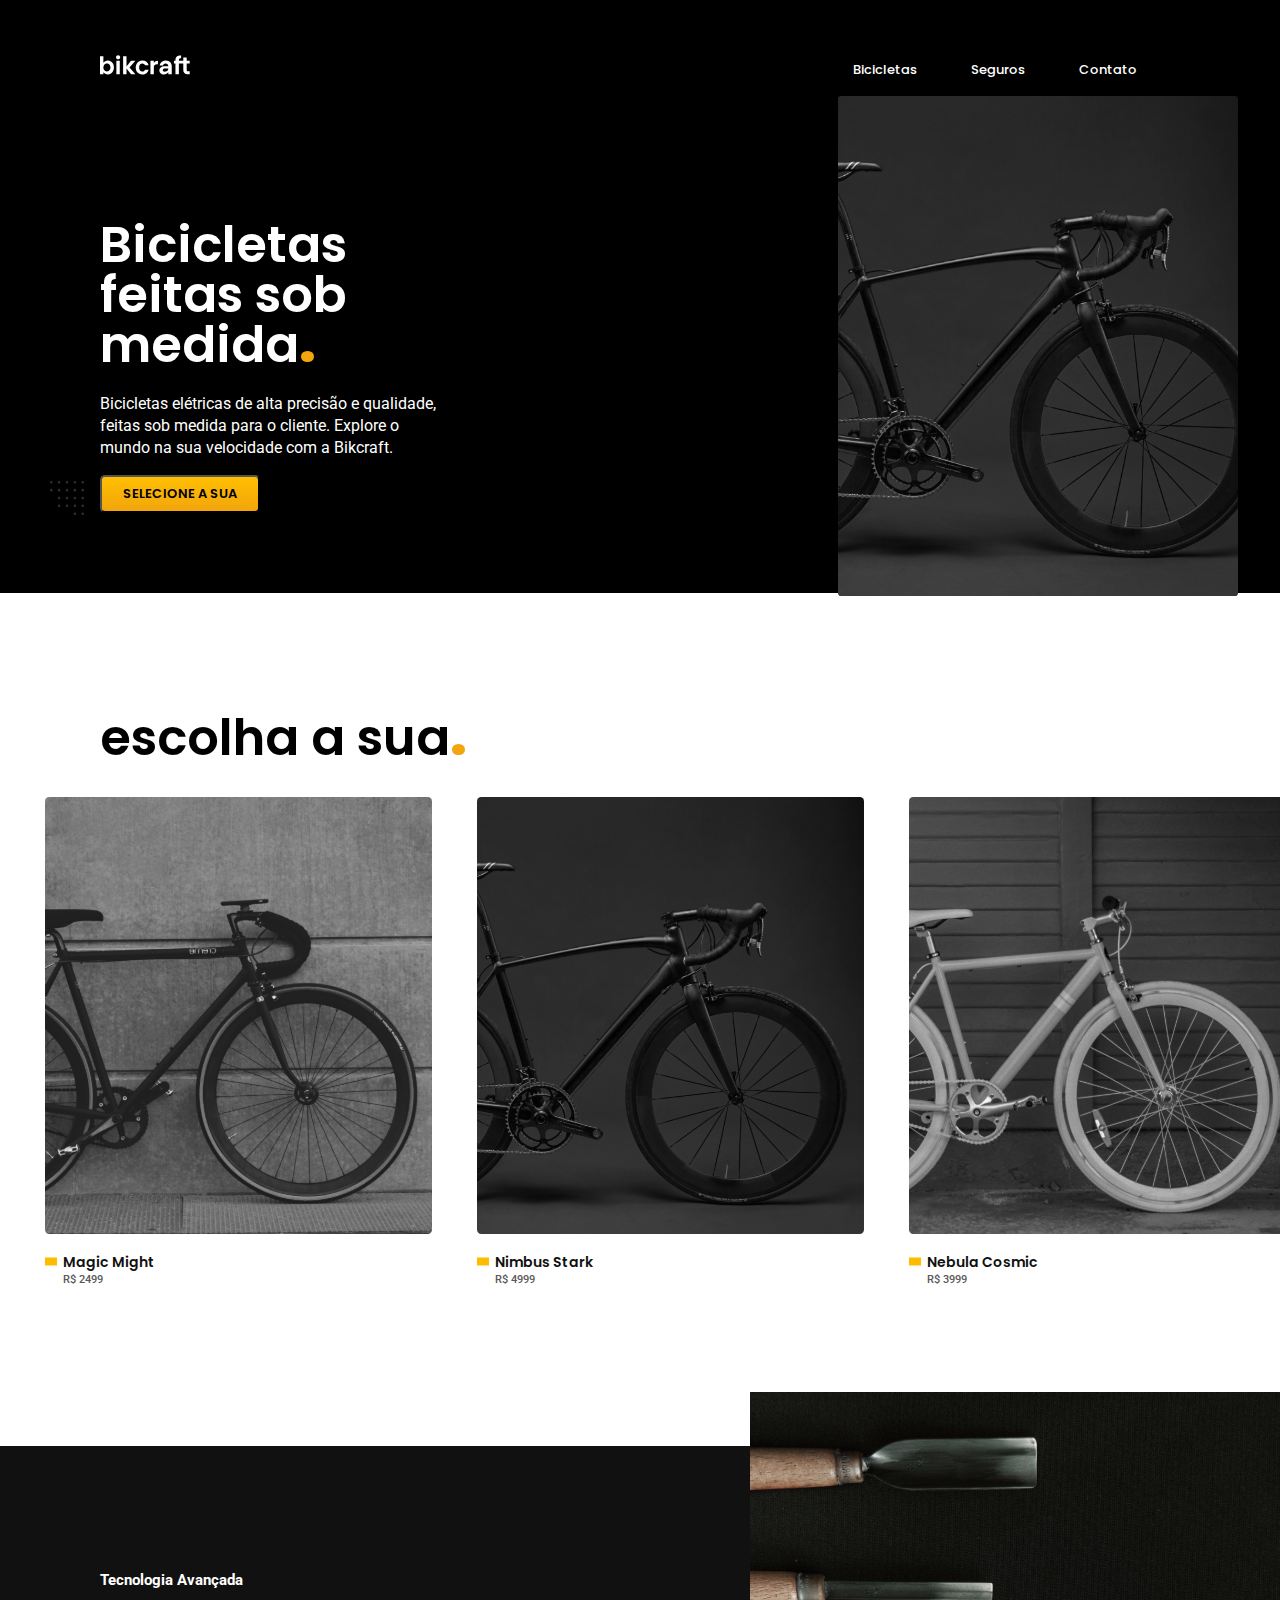
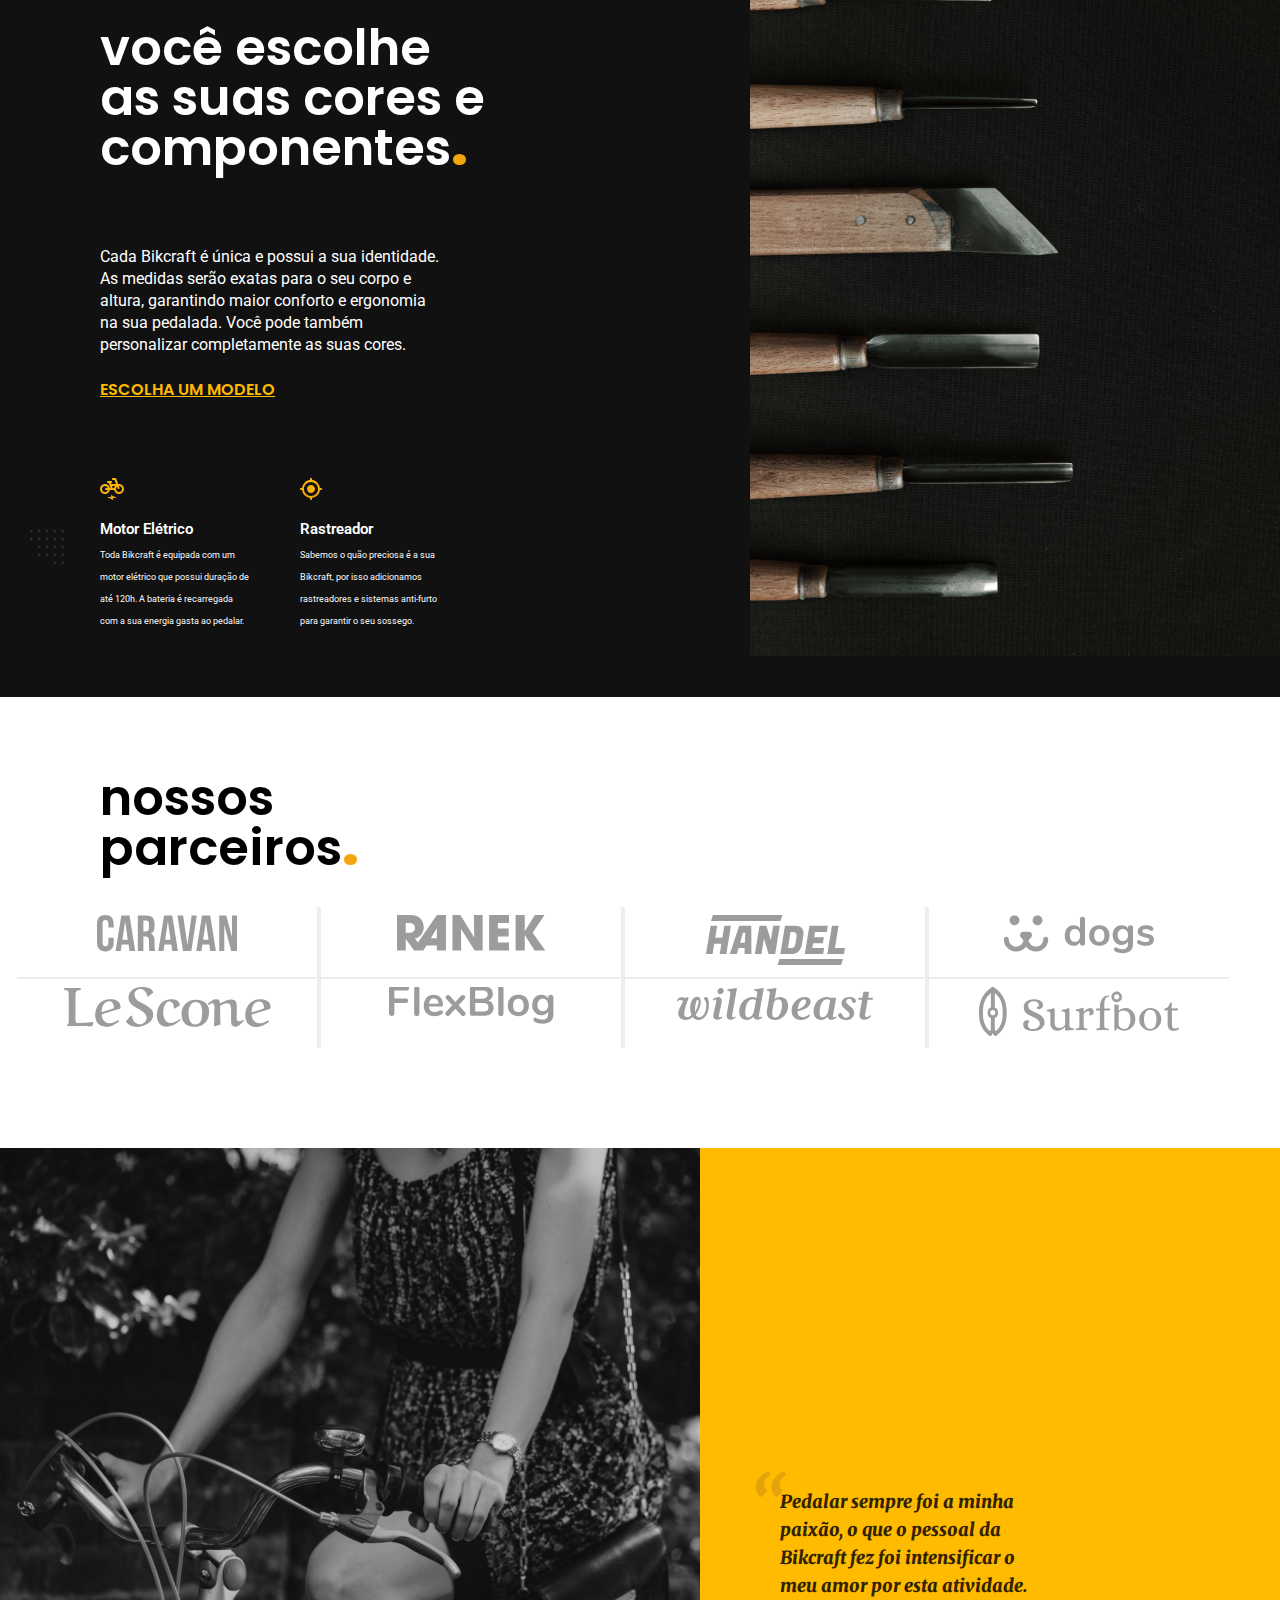
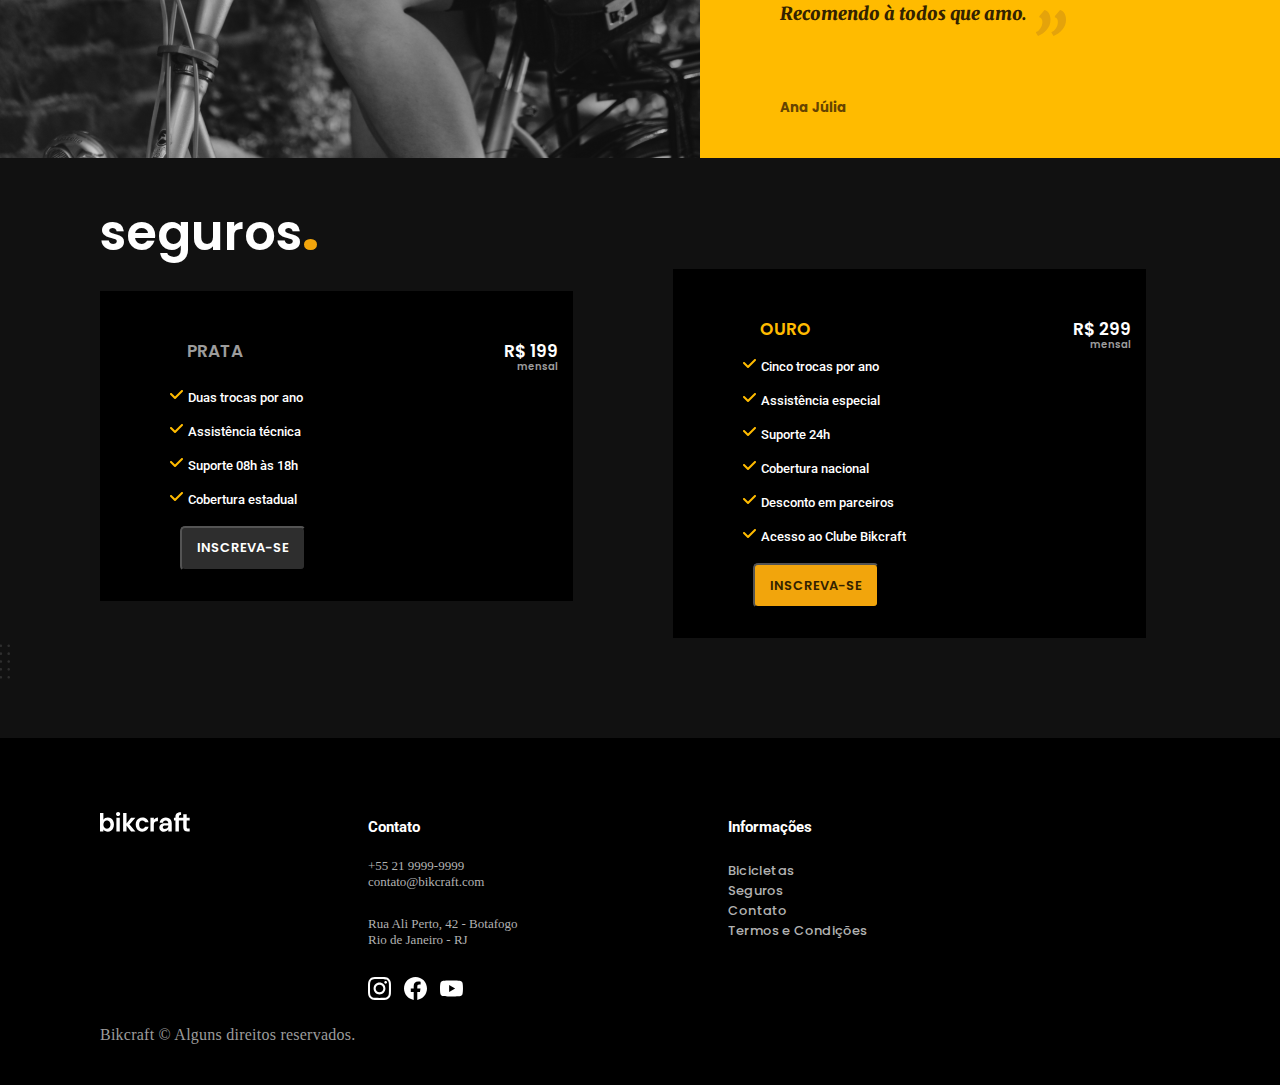
<file: Task3/index.html>
<!DOCTYPE html>
<html lang="en">
<head>
    <meta charset="UTF-8">
    <meta http-equiv="X-UA-Compatible" content="IE=edge">
    <meta name="viewport" content="width=device-width, initial-scale=1.0">
    <title>Task3Website</title>
    <link rel="stylesheet" href="style.css">
    <link href='https://fonts.googleapis.com/css?family=Poppins' rel='stylesheet'>
    <link href='https://fonts.googleapis.com/css?family=Roboto' rel='stylesheet'>
    <link href='https://fonts.googleapis.com/css?family=Merriweather' rel='stylesheet'>
</head>
<body>
    <div class="container">
        
        <section class="navbar">
            <img src="../Task3/images/logo.svg" alt="">
            <ul>
             <li><a href="page2.html">Bicicletas</a></li>
             <li><a href="">Seguros</a></li>
             <li><a href="">Contato</a></li>
            </ul>
          
        </section>
        <section class="intro">
               
            <div class="leftsection">
                <h1 class="heading">Bicicletas feitas
                    sob medida<strong>.</strong></h1>
                <p class="paragraph">Bicicletas elétricas de alta precisão e qualidade, 
                      feitas sob medida para o cliente. Explore o 
                       mundo na sua velocidade com a Bikcraft.</p>
                  <input type="button" value="SELECIONE A SUA" class="btn">
                  <img src="../Task3/images/stars.svg" alt=""> 
                  </div>
                  <div class="rightsection">
                    <img src="../Task3/images/img-intro.svg" alt="">
                    

                  </div>
                  
        </section>
             <section>
            <h1 class="heading black">escolha a sua<strong>.</strong></h1>
            <div class="cycleimages">
             <div class="bigcycle-image">
                <img src="../Task3/images/cycle1.svg" alt="" id="imageone">
                
                <div class="cycle-price">
                    <img src="../Task3/images/magic might.svg" alt="">
                    <h3 class="poppins">Magic Might</h3>
                </div>
                    <p>R$ 2499</p>
                    
                
            </div>


            <div class="bigcycle-image">
                
                <img src="../Task3/images/cycle2.svg" alt="" id="imagetwo">
                <div class="cycle-price">
                    <img src="../Task3/images/magic might.svg" alt="">
                    <h3 class="poppins">Nimbus Stark</h3></div>
                    <p>R$ 4999</p>
                    
                
                
            </div>
            <div class="bigcycle-image">
                <img src="../Task3/images/cycle3.svg" alt="" id="imagethree">
                <div class="cycle-price">
                    <img src="../Task3/images/magic might.svg" alt="">
                    <h3 class="poppins">Nebula Cosmic</h3></div>
                    <p>R$ 3999</p>
                    
                
                
            </div>
        </section>
        <section class="technologies">
            <div class="technologiesleftsec">
                <h5>Tecnologia Avançada</h5>
                <h1 class="heading">você escolhe as 
                     suas cores e
                     componentes<strong>.</strong></h1>
                     <p class="paragraph white">Cada Bikcraft é única e possui a sua identidade. 
                         As medidas serão exatas para o seu corpo e 
                         altura, garantindo maior conforto e ergonomia na 
                          sua pedalada. Você pode também personalizar
                          completamente as suas cores.</p>
                          <a href="">ESCOLHA UM MODELO</a>
                           
                          <div class="parasection">
                          <div class="leftparasection">
                            <img src="../Task3/images/paragraphvec1.svg" alt="">
                            <h5 class="heading font-fam">Motor Elétrico</h5>
                            <p class="paragraph small-paragraph">Toda Bikcraft é equipada com um <br>
                                 motor elétrico que possui duração de <br>
                                  até 120h. A bateria é recarregada <br>
                                   com a sua energia gasta ao pedalar.</p>
                          </div>
                          <div class="rightparasection">
                            <img src="../Task3/images/paragraphvec2.svg" alt="">
                            <h5 class="heading font-fam">Rastreador</h5>
                            <p class="paragraph small-paragraph">Sabemos o quão preciosa é a sua <br>
                                 Bikcraft, por isso adicionamos <br>
                                  rastreadores e sistemas anti-furto <br>
                                   para garantir o seu sossego.</p>
                          </div>
                          </div>
                          <img src="../Task3/images/stars.svg" alt="" class="leftabsoluteimg">



            </div>
            <img src="../Task3/images/technologypic.svg" alt="" class="rightabsoluteimg">

        </section>
        <section class="nossos">
            <h1 class="heading black distance">nossos parceiros<strong>.</strong></h1>
            <div class="nossos-links">
                
                <div class="box" id="box-1"><a href=""><img src="../Task3/images/1.svg" alt=""></a></div>
                <div class="box"><a href=""><img src="../Task3/images/2.svg" alt=""></a></div>
                <div class="box"><a href=""><img src="../Task3/images/3.svg" alt=""></a></div>
                <div class="box" id="box-4"><a href=""><img src="../Task3/images/dogs.svg" alt=""></a></div>
                <!-- <div class="nossos-links second-row"> -->
                   <div class="box" id="box-5"><a href=""> <img src="../Task3/images/6.svg" alt=""></a></div>
                    <div class="box" id="box-6"><a href=""><img src="../Task3/images/7.svg" alt=""></a></div>
                    <div class="box" id="box-7"><a href=""><img src="../Task3/images/8.svg" alt=""></a></div>
                    <div class="box" id="box-8"><a href=""><img src="../Task3/images/5.svg" alt=""> </a></div>
                </div>
            
        </section>
         <section class="baby-pic">
                <img src="../Task3/images/babyimg.svg" alt="">
                <div class="babyrightsection">
                    <img src="../Task3/images/startingdoublecomma.svg" alt="" class="babystartingcoma">
                    <p>Pedalar sempre foi a minha <br>
                         paixão, o que o pessoal da <br>
                          Bikcraft fez foi intensificar o <br>
                          meu amor por esta atividade. <br>
                           Recomendo à todos que amo.</p>
                           <img src="../Task3/images/endingdoublecomma.svg" alt="" class="babyendingcoma">
                           <h5 class="chotaheading">Ana Júlia</h5>
                           
                </div>
            
        </section>
        <section class="seguros">
            <h1 class="heading black white">seguros<strong>.</strong></h1>
        <div class="prata-ouro">
                <div class="box-container">
                <div class="img-paragraph">
                 <h4 class="medium-heading">PRATA <span>R$ 199<small>mensal</small></span></h4>
                 
                 <img src="../Task3/images/tik.svg" alt="">
                 <p class="paragraph small-paragraph medium-paragraph">Duas trocas por ano</p>

                 <img src="../Task3/images/tik.svg" alt="">
                 <p class="paragraph small-paragraph medium-paragraph">Assistência técnica</p>

                 <img src="../Task3/images/tik.svg" alt="">
                 <p class="paragraph small-paragraph medium-paragraph">Suporte 08h às 18h</p>
                 
                 <img src="../Task3/images/tik.svg" alt="">
                 <p class="paragraph small-paragraph medium-paragraph">Cobertura estadual</p>


                </div>
                <input type="button" value="INSCREVA-SE" class="btn btn-black">

                </div>
                

                <div class="box-container" id="box-container">
                    <div class="img-paragraph">
                        <h2 class="medium-heading golden">OURO<span>R$ 299<small>mensal</small></span></h2>
                        
                        <img src="../Task3/images/tik.svg" alt="">
                        <p class="paragraph small-paragraph medium-paragraph">Cinco trocas por ano</p>
       
                        <img src="../Task3/images/tik.svg" alt="">
                        <p class="paragraph small-paragraph medium-paragraph">Assistência especial</p>
       
                        <img src="../Task3/images/tik.svg" alt="">
                        <p class="paragraph small-paragraph medium-paragraph">Suporte 24h</p>
                        
                        <img src="../Task3/images/tik.svg" alt="">
                        <p class="paragraph small-paragraph medium-paragraph">Cobertura nacional</p>

                        <img src="../Task3/images/tik.svg" alt="">
                        <p class="paragraph small-paragraph medium-paragraph">Desconto em parceiros</p>

                        <img src="../Task3/images/tik.svg" alt="">
                        <p class="paragraph small-paragraph medium-paragraph">Acesso ao Clube Bikcraft</p>
       
       
                       </div>

                       <input type="button" value="INSCREVA-SE" class="btn btn-black btn-golden">

                </div>
                <img src="../Task3/images/stars.svg" alt="" class="starss">
        </div>
        </section>
         <section class="footer">
        <div class="parent-footer">
            <div class="footer-logo"><img src="../Task3/images/logo.svg" alt=""> </div>
            <div class="contact-us">
                <h5>Contato</h5>
                <p class="medium-paragraph weight">+55 21 9999-9999 <br>
                    contato@bikcraft.com </p>
                     <hr class="footer-hr">
                   <p class="medium-paragraph weight"> Rua Ali Perto, 42 - Botafogo <br>
                    Rio de Janeiro - RJ</p>
                    <hr class="footer-hr">
                    <div class="footer-links">
                    <img src="../Task3/images/foot1.svg" alt="">
                    <img src="../Task3/images/foot2.svg" alt="">
                    <img src="../Task3/images/foot3.svg" alt=""></div>
            </div> 
            <div class="footer-information leftgap">
                <h5>Informações</h5>
                <ul>
                <li><a href="">Bicicletas</a></li>
                <li><a href="">Seguros</a></li>
                <li><a href="">Contato</a></li>
                <li><a href="">Termos e Condições</a></li>
            </div>
        </div>
        <p class="align">Bikcraft © Alguns direitos reservados.</p>
        </section>
         
        
    </div>
<script src="index.js">
</script>
</body>
</html>
</file>
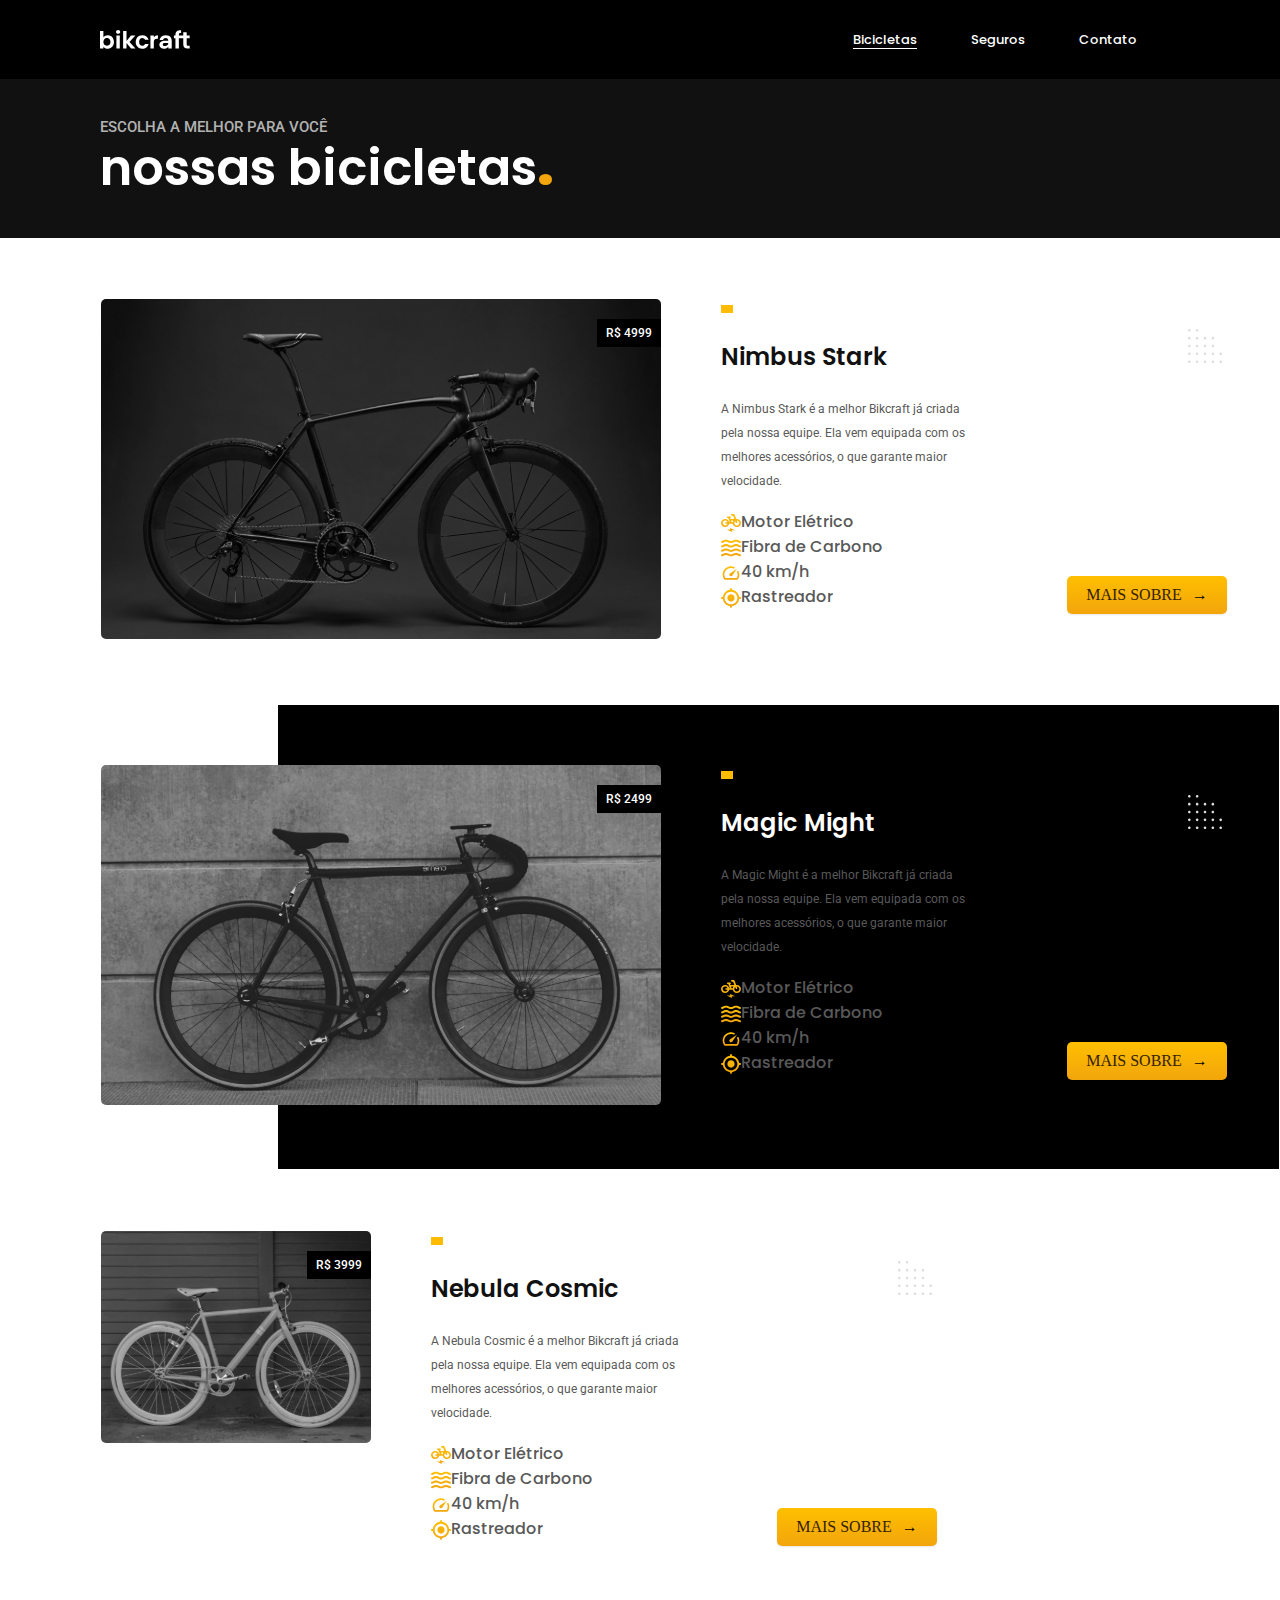
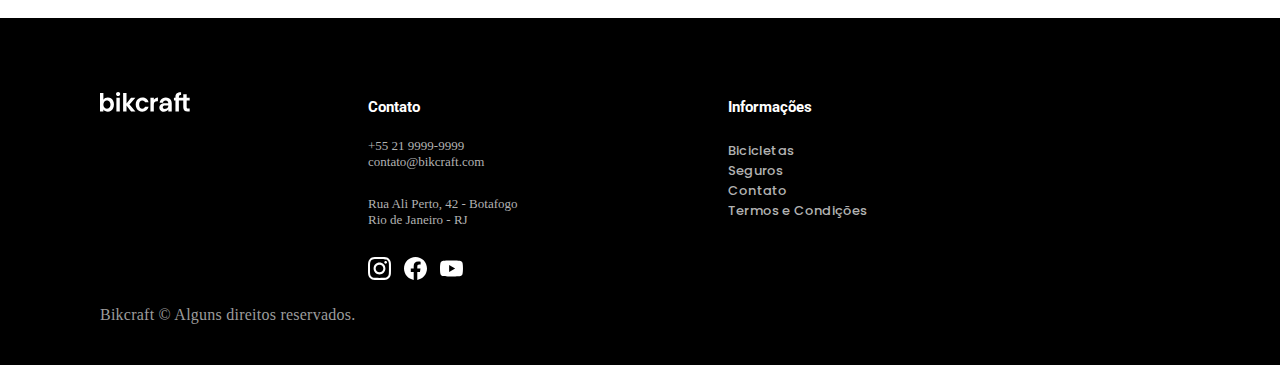
<file: Task3/page2.html>
<!DOCTYPE html>
<html lang="en">
<head>
    <meta charset="UTF-8">
    <meta http-equiv="X-UA-Compatible" content="IE=edge">
    <meta name="viewport" content="width=device-width, initial-scale=1.0">
    <title>page 2</title>
    <link rel="stylesheet" href="style.css">
    <link href='https://fonts.googleapis.com/css?family=Poppins' rel='stylesheet'>
    <link href='https://fonts.googleapis.com/css?family=Roboto' rel='stylesheet'>
    <link href='https://fonts.googleapis.com/css?family=Merriweather' rel='stylesheet'>
</head>
<body>
    <section class="navbar-container">
        <nav class="navbar navbar-two">
            <img src="../Task3/images/logo.svg" alt="">
            <ul>
             <li><a href="page3.html" id="underline">Bicicletas</a></li>
             <li><a href="">Seguros</a></li>
             <li><a href="">Contato</a></li>
            </ul>
          
        </nav>
     </section>
     <section class="banner2">
        <h5>Escolha a melhor para você</h5>
        <h1 class="heading headingpage2">nossas bicicletas<strong>.</strong></h1>
     </section>
     <section class="bodypage2">
        <div class="part1">
            <div class="itmeonepage2">
                <div class="itemimagepage2">
                    <img src="../Task3/images/bicicleta1 1.svg" alt="" >
                    <span>R$ 4999</span>
                </div>
                <div class="itemdetailpage2">
                  <img src="../Task3/images/squareimg.svg" alt="" class="squareimg"> 
                  <h2 class="itemnamepage2">Nimbus Stark</h2>
                  <p class="itemdetailpage2p">A Nimbus Stark é a melhor Bikcraft já criada pela nossa equipe. Ela vem
                     equipada com os melhores acessórios, o que garante maior velocidade.</p> 
                     <ul>
                        <li><img src="../Task3/images/Vector (2).svg" alt="">Motor Elétrico</li>
                        <li><img src="../Task3/images/Vector (3).svg" alt="">Fibra de Carbono</li>
                        <li><img src="../Task3/images/vector5.svg" alt="">40 km/h</li>
                        <li><img src="../Task3/images/Vector (10).svg" alt="">Rastreador</li>
                     </ul>
                     <div class="arrowbtn"><a href="">MAIS SOBRE</a><span>&rarr;</span></div>
                     <div class="starimagepage2">
                        <img src="../Task3/images/stars2.svg" alt="" class="starspage2">
                     </div>
                </div>
            </div>
        </div>
        
        
        <div class="part1 part2">
            <div class="black-background"></div>
            <div class="itmeonepage2">
                <div class="itemimagepage2">
                    <img src="../Task3/images/bicicleta2.svg" alt="" >
                    <span>R$ 2499</span>
                </div>
                <div class="itemdetailpage2">
                  <img src="../Task3/images/squareimg.svg" alt="" class="squareimg"> 
                  <h2 class="itemnamepage2" id="white-heading">Magic Might</h2>
                  <p class="itemdetailpage2p">A Magic Might é a melhor Bikcraft já criada pela nossa equipe.
                     Ela vem equipada com os melhores acessórios, o que garante maior velocidade.</p> 
                     <ul>
                        <li><img src="../Task3/images/Vector (2).svg" alt="">Motor Elétrico</li>
                        <li><img src="../Task3/images/Vector (3).svg" alt="">Fibra de Carbono</li>
                        <li><img src="../Task3/images/vector5.svg" alt="">40 km/h</li>
                        <li><img src="../Task3/images/Vector (10).svg" alt="">Rastreador</li>
                     </ul>
                     <div class="arrowbtn"><a href="">MAIS SOBRE</a><span>&rarr;</span></div>
                     <div class="starimagepage2">
                        <img src="../Task3/images/stars2.svg" alt="" class="starspage2">
                     </div>
                </div>
            </div>
        </div>

        <div class="part1">
            <div class="itmeonepage2">
                <div class="itemimagepage2">
                    <img src="../Task3/images/bicicleta3.svg" alt="" >
                    <span>R$ 3999</span>
                </div>
                <div class="itemdetailpage2">
                  <img src="../Task3/images/squareimg.svg" alt="" class="squareimg"> 
                  <h2 class="itemnamepage2">Nebula Cosmic</h2>
                  <p class="itemdetailpage2p">A Nebula Cosmic é a melhor Bikcraft já criada pela nossa equipe. 
                    Ela vem equipada com os melhores acessórios, o que garante maior velocidade.</p> 
                     <ul>
                        <li><img src="../Task3/images/Vector (2).svg" alt="">Motor Elétrico</li>
                        <li><img src="../Task3/images/Vector (3).svg" alt="">Fibra de Carbono</li>
                        <li><img src="../Task3/images/vector5.svg" alt="">40 km/h</li>
                        <li><img src="../Task3/images/Vector (10).svg" alt="">Rastreador</li>
                     </ul>
                     <div class="arrowbtn"><a href="">MAIS SOBRE</a><span>&rarr;</span></div>
                     <div class="starimagepage2">
                        <img src="../Task3/images/stars2.svg" alt="" class="starspage2">
                     </div>
                </div>
            </div>
        </div>

     </section>

     <section class="footer">
        <div class="parent-footer">
            <div class="footer-logo"><img src="../Task3/images/logo.svg" alt=""> </div>
            <div class="contact-us">
                <h5>Contato</h5>
                <p class="medium-paragraph weight">+55 21 9999-9999 <br>
                    contato@bikcraft.com </p>
                     <hr class="footer-hr">
                   <p class="medium-paragraph weight"> Rua Ali Perto, 42 - Botafogo <br>
                    Rio de Janeiro - RJ</p>
                    <hr class="footer-hr">
                    <div class="footer-links">
                    <img src="../Task3/images/foot1.svg" alt="">
                    <img src="../Task3/images/foot2.svg" alt="">
                    <img src="../Task3/images/foot3.svg" alt=""></div>
            </div> 
            <div class="footer-information leftgap">
                <h5>Informações</h5>
                <ul>
                <li><a href="">Bicicletas</a></li>
                <li><a href="">Seguros</a></li>
                <li><a href="">Contato</a></li>
                <li><a href="">Termos e Condições</a></li>
            </div>
        </div>
        <p class="align">Bikcraft © Alguns direitos reservados.</p>
        </section>
    
</body>
</html>
</file>
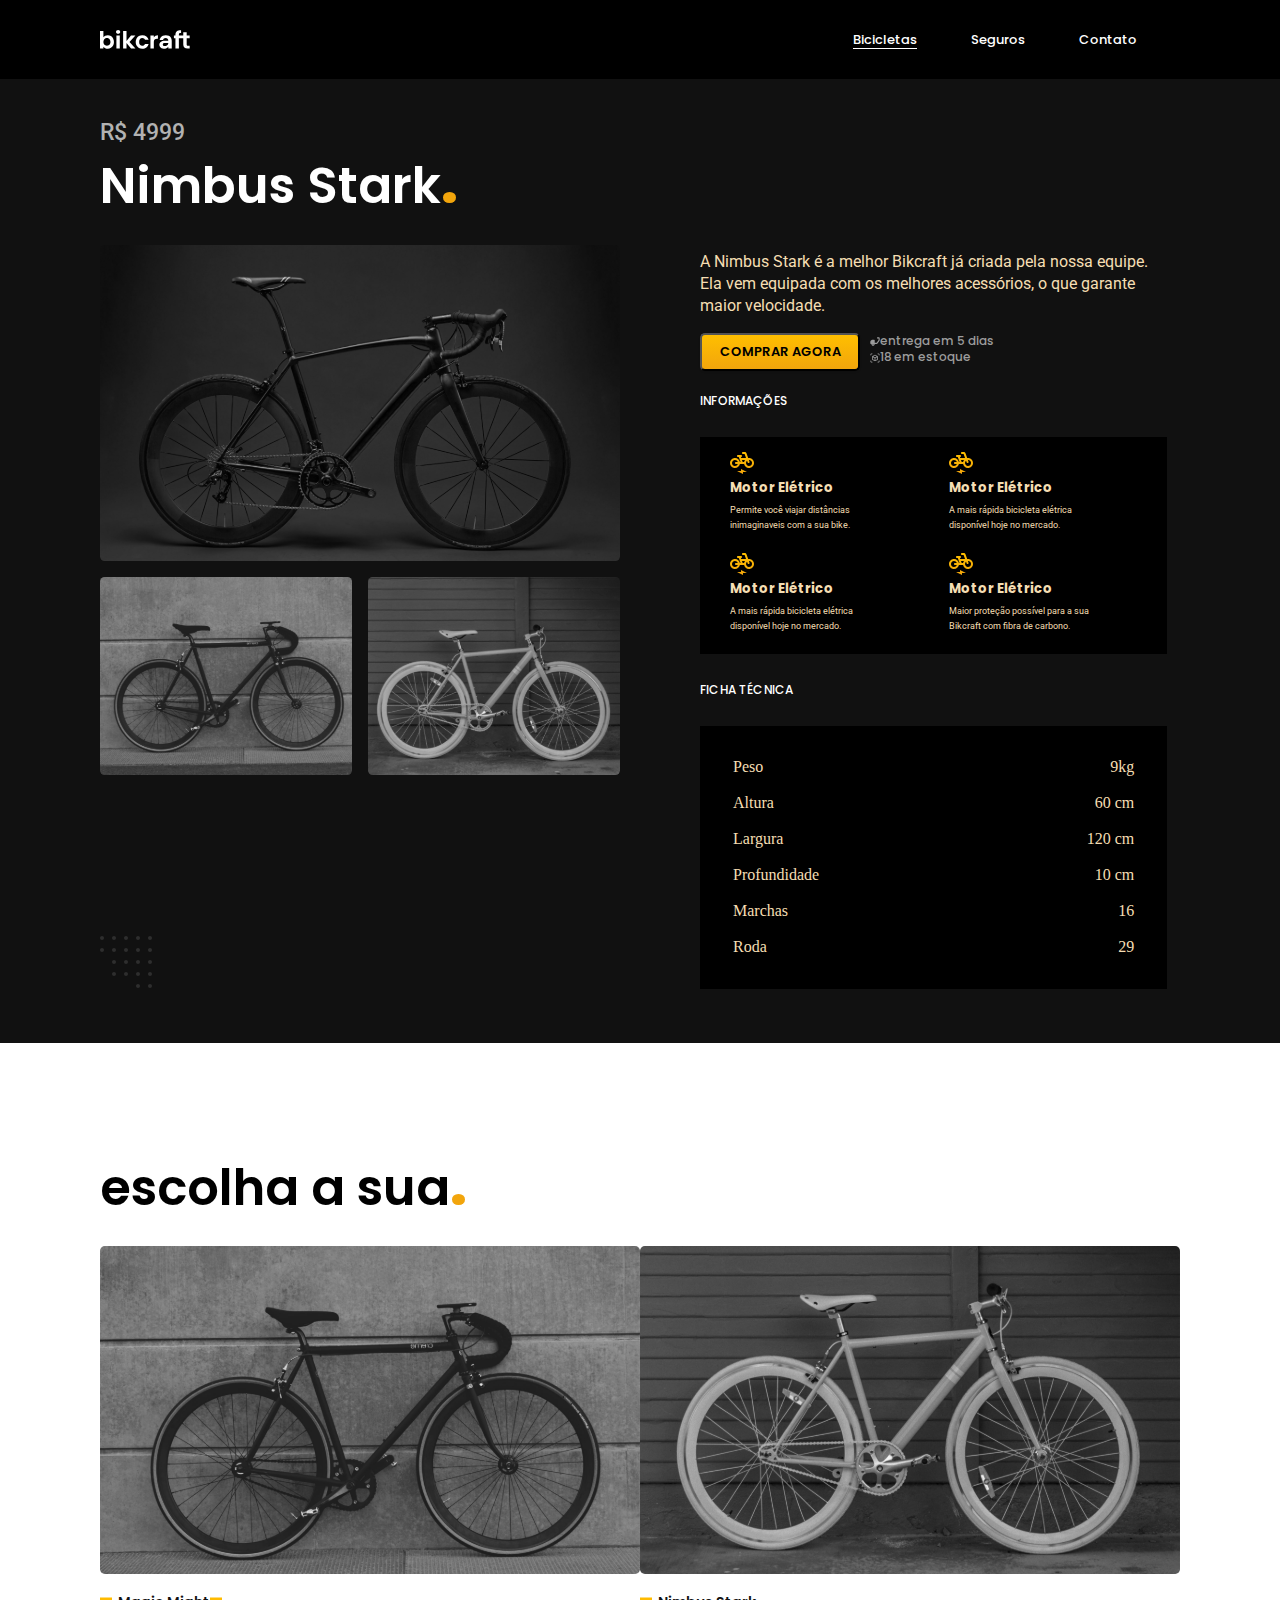
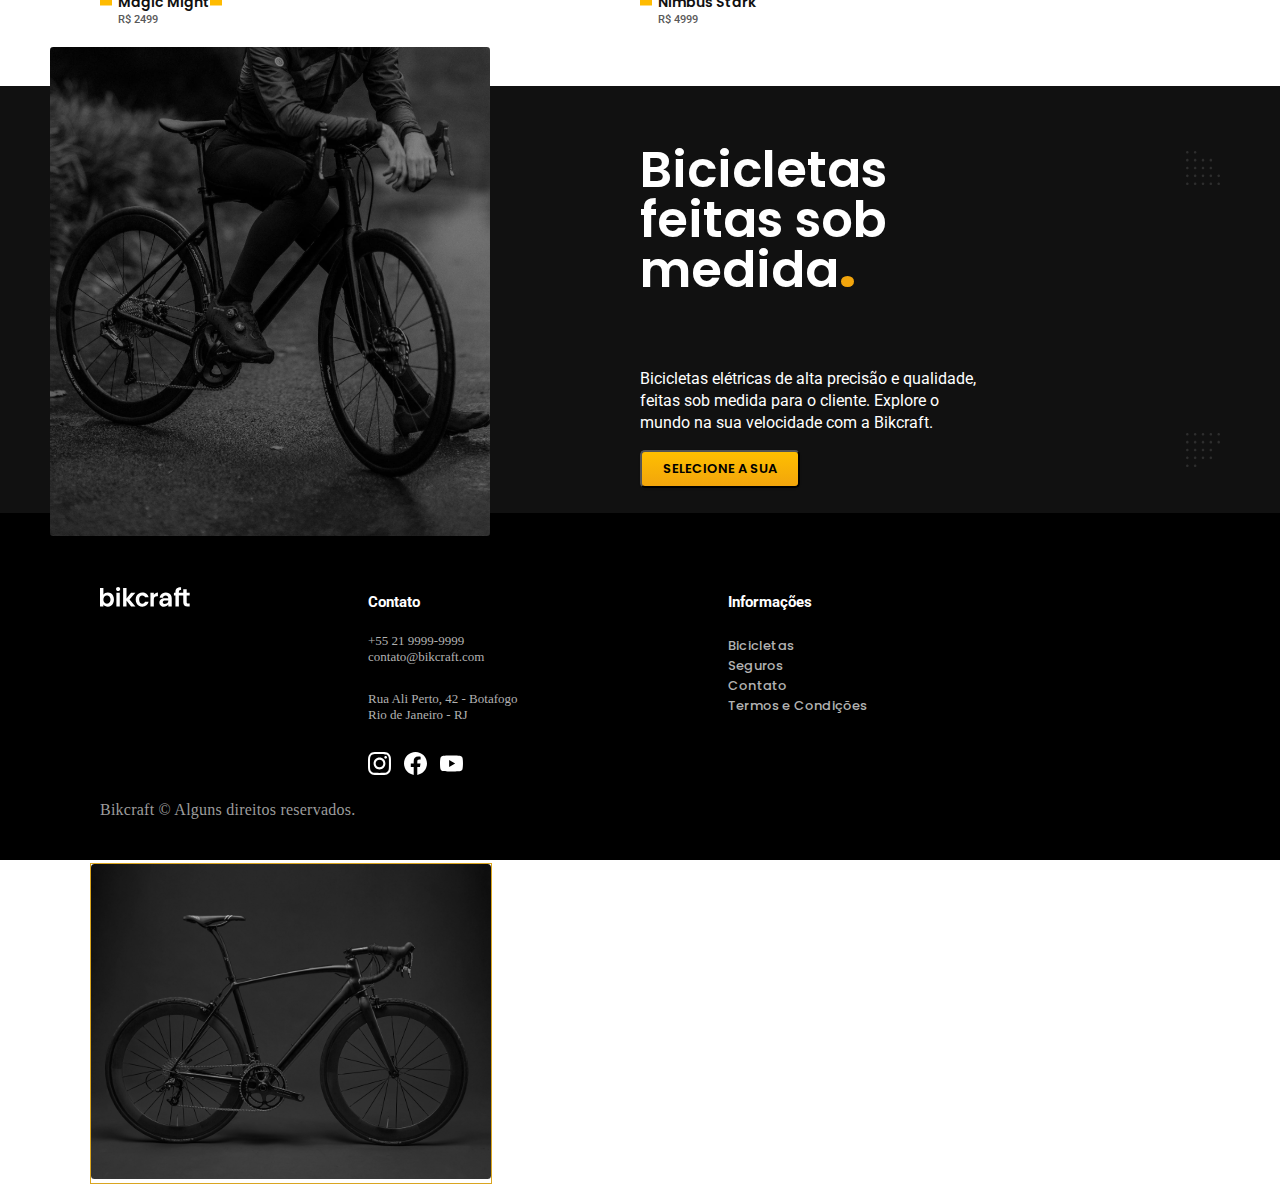
<file: Task3/page3.html>
<!DOCTYPE html>
<html lang="en">
<head>
    <meta charset="UTF-8">
    <meta http-equiv="X-UA-Compatible" content="IE=edge">
    <meta name="viewport" content="width=device-width, initial-scale=1.0">
    <title>page3</title>
    <link rel="stylesheet" href="style.css">
    <link href='https://fonts.googleapis.com/css?family=Poppins' rel='stylesheet'>
    <link href='https://fonts.googleapis.com/css?family=Roboto' rel='stylesheet'>
    <link href='https://fonts.googleapis.com/css?family=Merriweather' rel='stylesheet'>
</head>
<body>
    <section class="page3">
        <!-- <h1 class="heading black">escolha a sua <strong>.</strong></h1> -->
        <section class="navbar-container">
            <nav class="navbar navbar-two">
                <img src="../Task3/images/logo.svg" alt="">
                <ul>
                 <li><a href="page4.html" id="underline">Bicicletas</a></li>
                 <li><a href="">Seguros</a></li>
                 <li><a href="">Contato</a></li>
                </ul>
              
            </nav>
      </section>

      <section class="main-body1">
        
      
        <div class="banner3">
            <h5>R$ 4999</h5>
            <h1 class="heading headingpage3">Nimbus Stark<strong>.</strong></h1>
        </div>
        <div class="mainbody-part1">
            <div class="absolutepage3"><img src="../Task3/images/stars.svg" alt=""></div>
            <div class="mainbody-part1left">
                <img src="../Task3/images/bicicleta1 1.svg" alt="" id="image1">
                <img src="../Task3/images/bicicleta2 (2).svg" alt="" id="image2">
                <img src="../Task3/images/bicicleta3.svg" alt="" id="image3">

            </div>
            <div class="mainbody-part1right">
                <p class="paragraph width">A Nimbus Stark é a melhor Bikcraft já criada pela nossa equipe.
                     Ela vem equipada com os melhores acessórios, o que garante maior velocidade.</p>
                     <input type="button" value="COMPRAR AGORA" class="btn alignment">
                     <ul class="entegra">
                        
                        <li><img src="../Task3/images/Vector (11).svg" alt="">entrega em 5 dias</li>
                        <li><img src="../Task3/images/Vector (12).svg" alt="">18 em estoque</li>
                     </ul>
                     <h6 class="lowest-heading">Informações</h6>
                     <div class="paragraph-container">
                        <div class="paragraph-head">
                        <div class="paraone"> <img src="../Task3/images/paragraphvec1.svg" alt="">
                            <h5 class="font-fam">Motor Elétrico</h5>
                            <p class="paragraph small-paragraph spacing">Permite você viajar 
                                 distâncias inimaginaveis com a sua bike.</p></div>
                        <div class="paraone"> <img src="../Task3/images/paragraphvec1.svg" alt="">
                            <h5 class="font-fam">Motor Elétrico</h5>
                            <p class="paragraph small-paragraph spacing">A mais rápida bicicleta elétrica 
                                disponível hoje no mercado.</p></div>
                        <div class="paraone"> <img src="../Task3/images/paragraphvec1.svg" alt="">
                            <h5 class="font-fam">Motor Elétrico</h5>
                            <p class="paragraph small-paragraph spacing">A mais rápida bicicleta elétrica
                                 disponível hoje no mercado.</p></div>
                        <div class="paraone">
                            <img src="../Task3/images/paragraphvec1.svg" alt="">
                            <h5 class="font-fam">Motor Elétrico</h5>
                            <p class="paragraph small-paragraph spacing">Maior proteção possível para a sua
                                 Bikcraft com fibra de carbono.</p>
                        </div>
                        </div>
                           
                     </div>
                     <h6 class="lowest-heading">FICHA TÉCNICA</h6>
                     <div class="table-container">
                        <table>
                                 <tbody>
                                <tr><td>Peso</td><td class="second">9kg</td></tr>
                                <div class="hr-line"></div>
                                <tr><td>Altura</td><td class="second">60 cm</td></tr>
                                
                                <tr><td>Largura</td><td class="second">120 cm</td></tr>
                                
                                <tr><td>Profundidade</td><td class="second">10 cm</td></tr>
                                
                                <tr><td>Marchas</td><td class="second">16</td></tr>
                                
                                <tr><td>Roda</td><td class="second"s>29</td></tr>
                            </tbody>
                            
                        </table>
                     </div>

            </div>
        </div>
        

      </div>
      </section>

      <section class="escola">
        <h1 class="heading black">escolha a sua<strong>.</strong></h1>
        <div class="cycle_page3">
        <div class="cycle1_page3"><img src="../Task3/images/bicicleta2 (3).svg" alt="" class="cycle1_page3">
            <div class="cycle-price">
                <img src="../Task3/images/magic might.svg" alt="">
                <h3 class="poppins">Magic Might</h3>
                <img src="../Task3/images/magic might.svg" alt="">
            </div>
                <p>R$ 2499</p>
        </div>
        <div class="cycle1_page3"><img src="../Task3/images/bicicleta3 (1).svg" alt="" class="cycle1_page3">
            <div class="cycle-price">
                <img src="../Task3/images/magic might.svg" alt="">
                <h3 class="poppins">Nimbus Stark</h3></div>
                <p>R$ 4999</p>
        </div>
        </div>
      </section>

      <section class="pedal-container">
        <div class="leftsec-pedal">
            <img src="../Task3/images/seguros.svg" alt="">

        </div>
        <div class="rightsec-pedal">
            <h1 class="heading">Bicicletas feitas
                sob medida<strong>.</strong></h1>
            <p class="paragraph white">Bicicletas elétricas de alta precisão e qualidade, 
                  feitas sob medida para o cliente. Explore o 
                   mundo na sua velocidade com a Bikcraft.</p>
              <input type="button" value="SELECIONE A SUA" class="btn">
              <img src="../Task3/images/star1page3.svg" alt="" class="absolutestar1">
              <img src="../Task3/images/star2page3.svg" alt="" class="absolutestar2">
        </div>
      </section>

      <section class="footer">
        <div class="parent-footer">
            <div class="footer-logo"><img src="../Task3/images/logo.svg" alt=""> </div>
            <div class="contact-us">
                <h5>Contato</h5>
                <p class="medium-paragraph weight">+55 21 9999-9999 <br>
                    contato@bikcraft.com </p>
                     <hr class="footer-hr">
                   <p class="medium-paragraph weight"> Rua Ali Perto, 42 - Botafogo <br>
                    Rio de Janeiro - RJ</p>
                    <hr class="footer-hr">
                    <div class="footer-links">
                    <img src="../Task3/images/foot1.svg" alt="">
                    <img src="../Task3/images/foot2.svg" alt="">
                    <img src="../Task3/images/foot3.svg" alt=""></div>
            </div> 
            <div class="footer-information leftgap">
                <h5>Informações</h5>
                <ul>
                <li><a href="">Bicicletas</a></li>
                <li><a href="">Seguros</a></li>
                <li><a href="">Contato</a></li>
                <li><a href="">Termos e Condições</a></li>
            </div>
        </div>
        <p class="align">Bikcraft © Alguns direitos reservados.</p>
        </section>
        <div class="images_nasir_ish">
             <img src="../Task3/images/bicicleta1 1 (2).svg" alt="">
        </div>
    
</body>
</html>
</file>
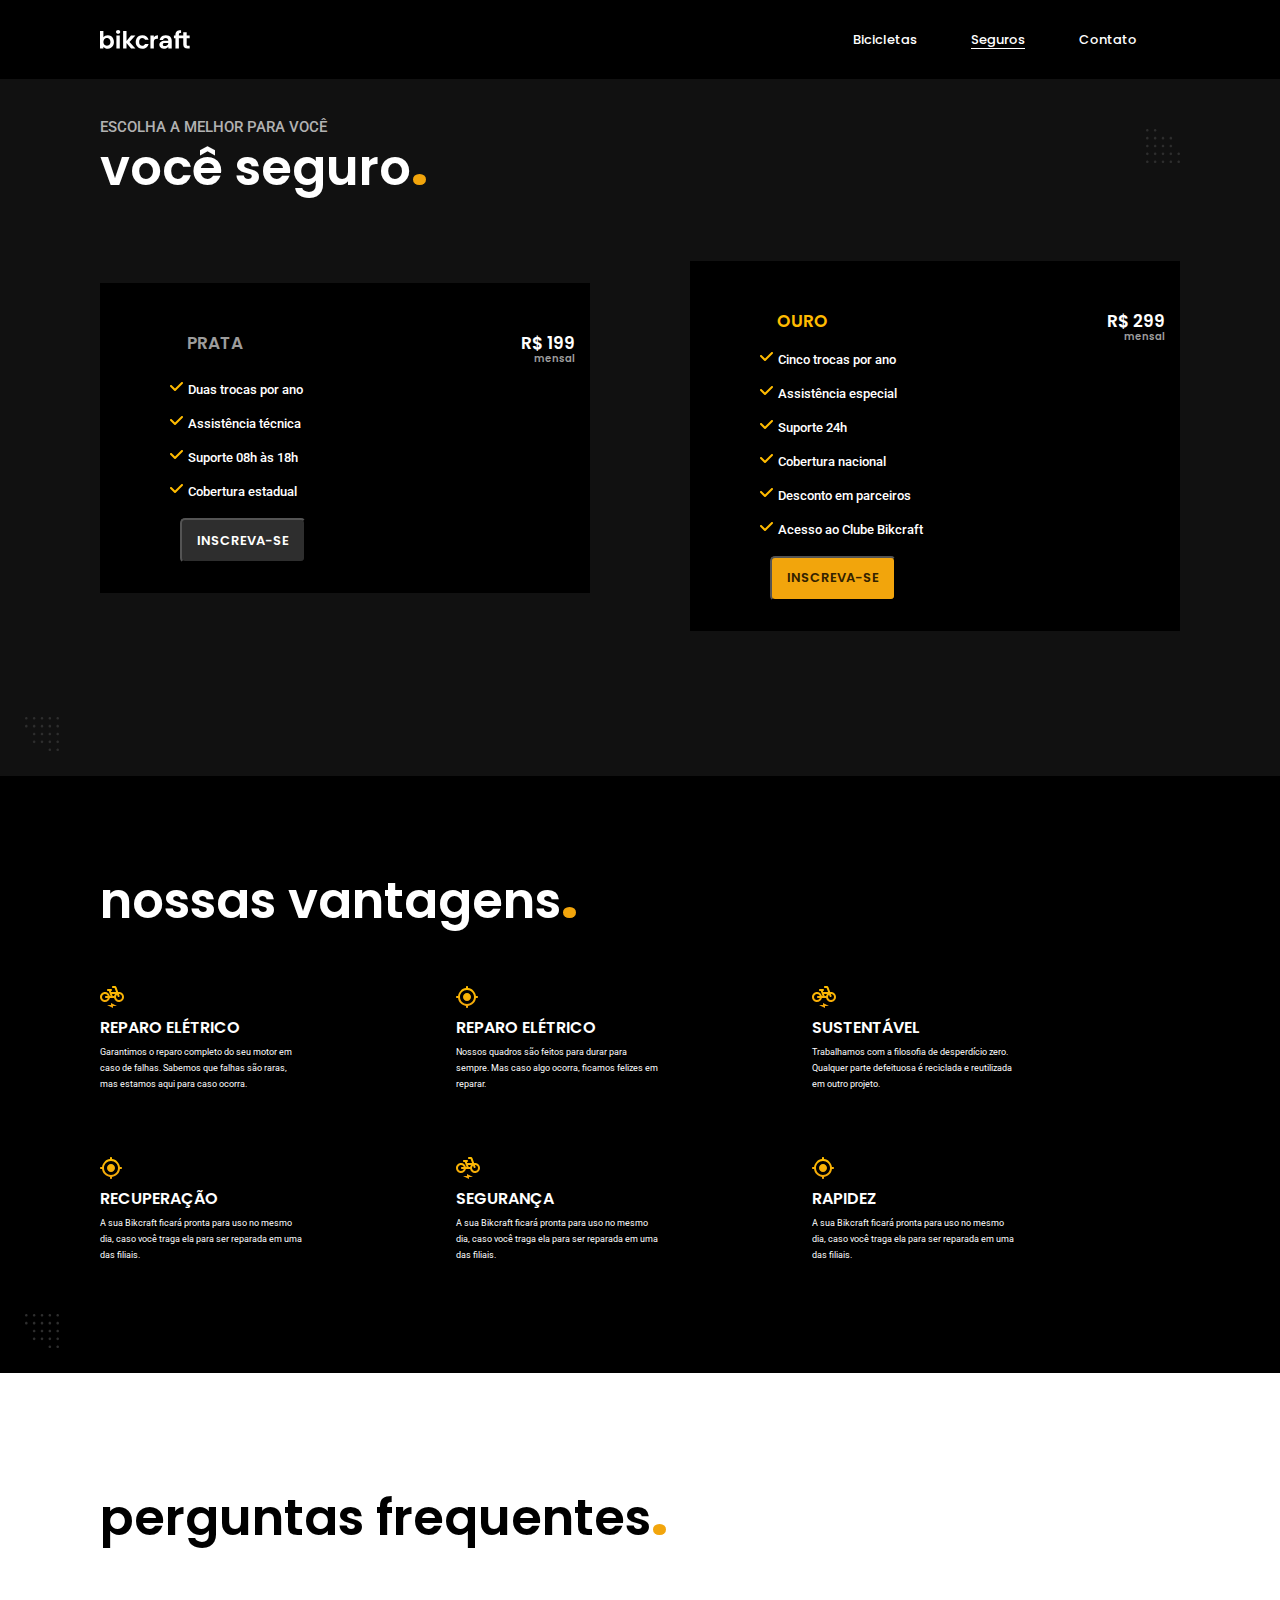
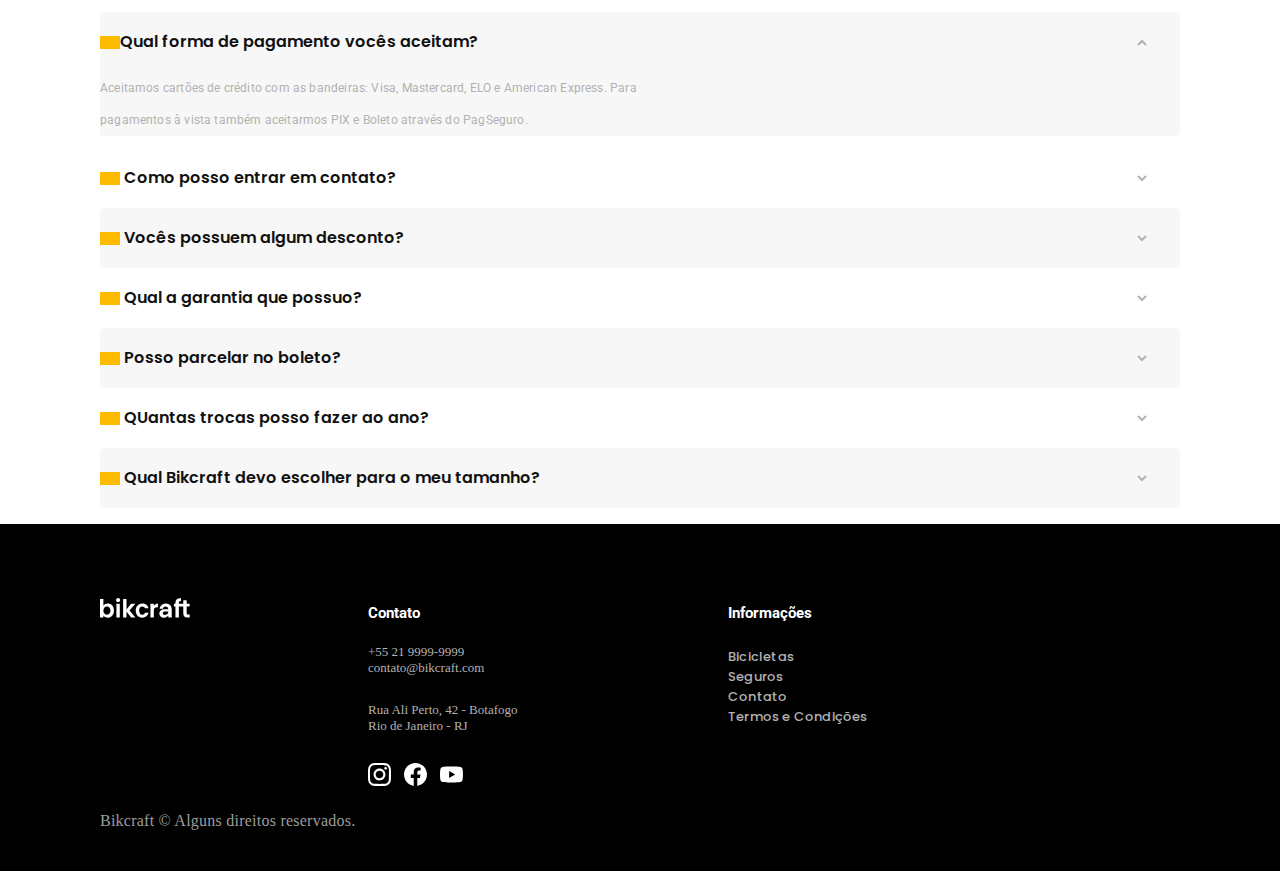
<file: Task3/page4.html>
<!DOCTYPE html>
<html lang="en">
<head>
    <meta charset="UTF-8">
    <meta http-equiv="X-UA-Compatible" content="IE=edge">
    <meta name="viewport" content="width=device-width, initial-scale=1.0">
    <title>Page4</title>
    <link rel="stylesheet" href="style.css">
    <link href='https://fonts.googleapis.com/css?family=Poppins' rel='stylesheet'>
    <link href='https://fonts.googleapis.com/css?family=Roboto' rel='stylesheet'>
    <link href='https://fonts.googleapis.com/css?family=Merriweather' rel='stylesheet'>
</head>
<body>
    <section class="navbar-container">
        <nav class="navbar navbar-two">
            <img src="../Task3/images/logo.svg" alt="">
            <ul>
             <li><a href="">Bicicletas</a></li>
             <li><a href="page5.html" id="underline">Seguros</a></li>
             <li><a href="">Contato</a></li>
            </ul>
          
        </nav>
  </section>
  <section class="banner2 bannerpage4">
    <h5>Escolha a melhor para você</h5>
    <h1 class="heading headingpage2">você seguro<strong>.</strong></h1>
    <div class="prata-ouro page4align">
        <div class="box-container">
        <div class="img-paragraph">
         <h4 class="medium-heading">PRATA <span>R$ 199<small>mensal</small></span></h4>
         
         <img src="../Task3/images/tik.svg" alt="">
         <p class="paragraph small-paragraph medium-paragraph">Duas trocas por ano</p>

         <img src="../Task3/images/tik.svg" alt="">
         <p class="paragraph small-paragraph medium-paragraph">Assistência técnica</p>

         <img src="../Task3/images/tik.svg" alt="">
         <p class="paragraph small-paragraph medium-paragraph">Suporte 08h às 18h</p>
         
         <img src="../Task3/images/tik.svg" alt="">
         <p class="paragraph small-paragraph medium-paragraph">Cobertura estadual</p>


        </div>
        <input type="button" value="INSCREVA-SE" class="btn btn-black">

        </div>
    <!-- <h1 class="heading headingpage2">nossas bicicletas<strong>.</strong></h1> -->
    <div class="box-container" id="box-container">
        <div class="img-paragraph">
            <h2 class="medium-heading golden">OURO<span>R$ 299<small>mensal</small></span></h2>
            
            <img src="../Task3/images/tik.svg" alt="">
            <p class="paragraph small-paragraph medium-paragraph">Cinco trocas por ano</p>

            <img src="../Task3/images/tik.svg" alt="">
            <p class="paragraph small-paragraph medium-paragraph">Assistência especial</p>

            <img src="../Task3/images/tik.svg" alt="">
            <p class="paragraph small-paragraph medium-paragraph">Suporte 24h</p>
            
            <img src="../Task3/images/tik.svg" alt="">
            <p class="paragraph small-paragraph medium-paragraph">Cobertura nacional</p>

            <img src="../Task3/images/tik.svg" alt="">
            <p class="paragraph small-paragraph medium-paragraph">Desconto em parceiros</p>

            <img src="../Task3/images/tik.svg" alt="">
            <p class="paragraph small-paragraph medium-paragraph">Acesso ao Clube Bikcraft</p>


           </div>

           <input type="button" value="INSCREVA-SE" class="btn btn-black btn-golden">

    </div>
    <div class="rightstrpage4"><img src="../Task3/images/starspage4right.svg" alt=""></div>
    <div class="leftstrpage4"><img src="../Task3/images/startspage4left.svg" alt=""></div>
    </div>
 </section>
 <section class="banner2 banner2page4 nossasvantagens">
    <h1 class="heading headingpage2 largeheadingpage4">nossas vantagens<strong>.</strong></h1>
    
    <div class="parasection paragraphpage4">
        <div class="leftparasection parapage4">
          <img src="../Task3/images/paragraphvec1.svg" alt="">
          <h5 class="heading font-fam">Reparo Elétrico</h5>
          <p class="paragraph small-paragraph">Garantimos o reparo completo do seu motor em caso de falhas.
             Sabemos que falhas são raras, mas estamos aqui para caso ocorra.</p>
        </div>
        <div class="rightparasection parapage4">
          <img src="../Task3/images/paragraphvec2.svg" alt="">
          <h5 class="heading font-fam">Reparo Elétrico</h5>
          <p class="paragraph small-paragraph">Nossos quadros são
             feitos para durar para sempre. Mas caso algo ocorra, ficamos felizes em reparar.</p>
        </div>

        <div class="leftparasection parapage4">
            <img src="../Task3/images/paragraphvec1.svg" alt="">
            <h5 class="heading font-fam">Sustentável</h5>
            <p class="paragraph small-paragraph">Trabalhamos com a filosofia de desperdício zero.
                 Qualquer parte defeituosa é reciclada e reutilizada em outro projeto.</p>
          </div>
          <div class="rightparasection parapage4">
            <img src="../Task3/images/paragraphvec2.svg" alt="">
            <h5 class="heading font-fam">Recuperação</h5>
            <p class="paragraph small-paragraph">A sua Bikcraft ficará pronta para uso no mesmo
                 dia, caso você traga ela para ser reparada em uma das filiais.</p>
          </div>

          <div class="leftparasection parapage4">
            <img src="../Task3/images/paragraphvec1.svg" alt="">
            <h5 class="heading font-fam">Segurança</h5>
            <p class="paragraph small-paragraph">A sua Bikcraft ficará pronta para uso 
                no mesmo dia, caso você traga ela para ser reparada em uma das filiais.</p>
          </div>
          <div class="rightparasection parapage4">
            <img src="../Task3/images/paragraphvec2.svg" alt="">
            <h5 class="heading font-fam">Rapidez</h5>
            <p class="paragraph small-paragraph">A sua Bikcraft ficará pronta para uso no mesmo dia,
                 caso você traga ela para ser reparada em uma das filiais.</p>
          </div>
        </div>
        <div class="leftstrpage4"><img src="../Task3/images/startspage4left.svg" alt=""></div>
 </section>
 <section class="perguntas">
    <h1 class="heading black">perguntas frequentes<strong>.</strong></h1> 
    <div class="perfuntas-detail">
        <ul>
            <li><img src="../Task3/images/squareimg.svg" alt=""><a href="">Qual forma de pagamento vocês aceitam?</a><select name="" id="listone"></select><p>Aceitamos cartões de crédito com as bandeiras: Visa, Mastercard,
                 ELO e American Express. Para pagamentos à vista também aceitarmos PIX e Boleto através do PagSeguro.</p></li>
            <li><img src="../Task3/images/squareimg.svg" alt=""><a href=""> Como posso entrar em contato?</a><select name="" id="listtwo"></select></li>
            <li><img src="../Task3/images/squareimg.svg" alt=""><a href=""> Vocês possuem algum desconto?</a><select name="" id=""></select></li>
            <li><img src="../Task3/images/squareimg.svg" alt=""><a href=""> Qual a garantia que possuo?</a><select name="" id="listfour"></select></li>
            <li><img src="../Task3/images/squareimg.svg" alt=""><a href=""> Posso parcelar no boleto?</a><select name="" id=""></select></li>
            <li><img src="../Task3/images/squareimg.svg" alt=""><a href=""> QUantas trocas posso fazer ao ano?</a><select name="" id="listsix"></select></li>
            <li><img src="../Task3/images/squareimg.svg" alt=""><a href=""> Qual Bikcraft devo escolher para o meu tamanho?</a> <select name="" id=""></select></li>
         </ul>
    </div>
 </section>

 <section class="footer">
    <div class="parent-footer">
        <div class="footer-logo"><img src="../Task3/images/logo.svg" alt=""> </div>
        <div class="contact-us">
            <h5>Contato</h5>
            <p class="medium-paragraph weight">+55 21 9999-9999 <br>
                contato@bikcraft.com </p>
                 <hr class="footer-hr">
               <p class="medium-paragraph weight"> Rua Ali Perto, 42 - Botafogo <br>
                Rio de Janeiro - RJ</p>
                <hr class="footer-hr">
                <div class="footer-links">
                <img src="../Task3/images/foot1.svg" alt="">
                <img src="../Task3/images/foot2.svg" alt="">
                <img src="../Task3/images/foot3.svg" alt=""></div>
        </div> 
        <div class="footer-information leftgap">
            <h5>Informações</h5>
            <ul>
            <li><a href="">Bicicletas</a></li>
            <li><a href="">Seguros</a></li>
            <li><a href="">Contato</a></li>
            <li><a href="">Termos e Condições</a></li>
        </div>
    </div>
    <p class="align">Bikcraft © Alguns direitos reservados.</p>
    </section>
</body>
</html>
</file>
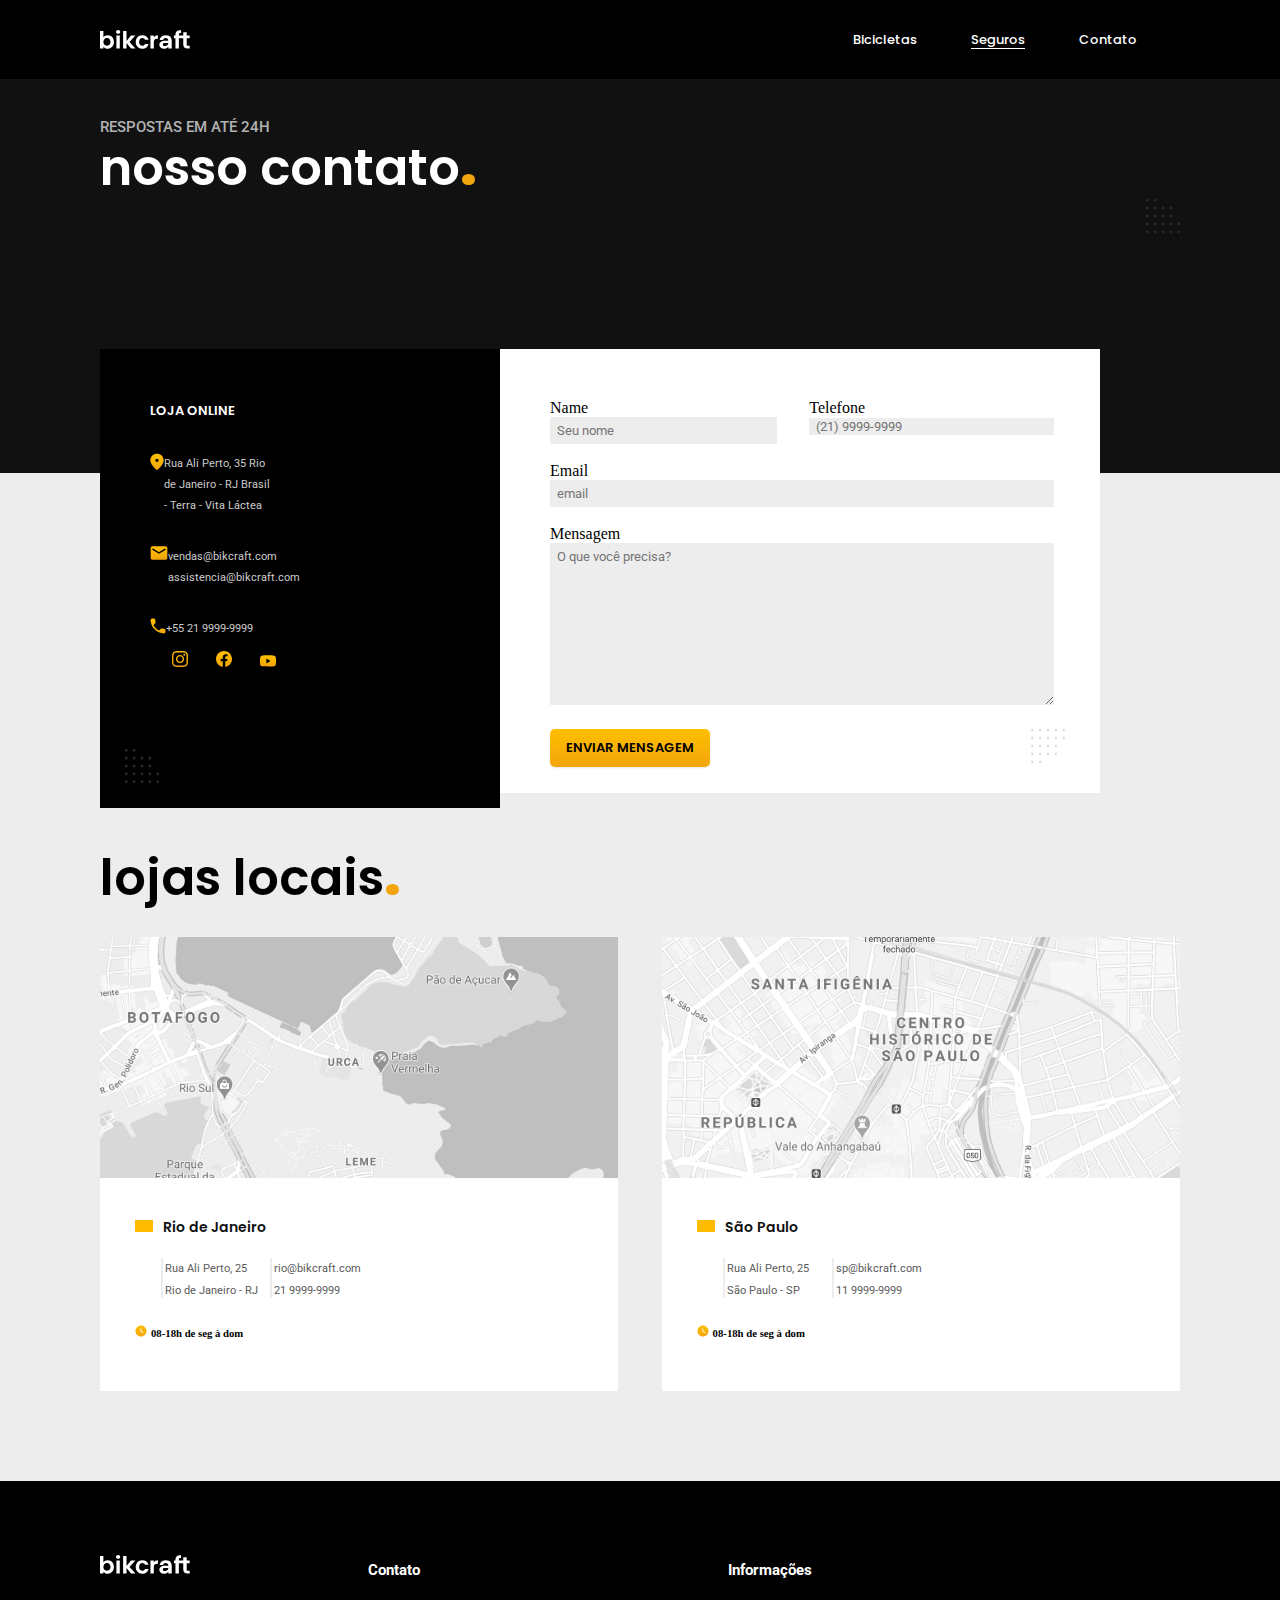
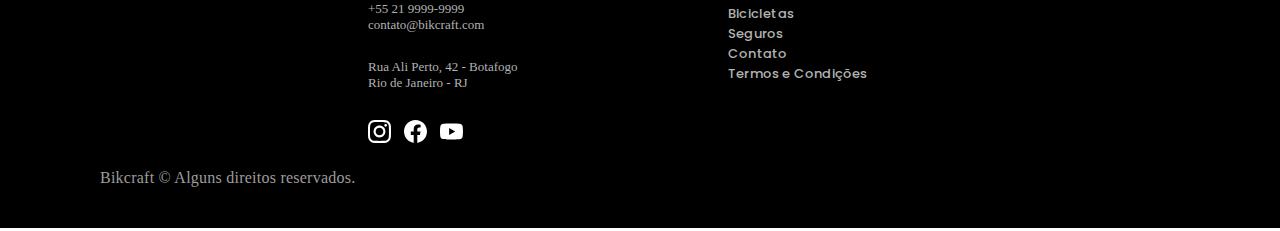
<file: Task3/page5.html>
<!DOCTYPE html>
<html lang="en">
<head>
    <meta charset="UTF-8">
    <meta http-equiv="X-UA-Compatible" content="IE=edge">
    <meta name="viewport" content="width=device-width, initial-scale=1.0">
    <title>page5</title>
    <link rel="stylesheet" href="style.css">
    <link href='https://fonts.googleapis.com/css?family=Poppins' rel='stylesheet'>
    <link href='https://fonts.googleapis.com/css?family=Roboto' rel='stylesheet'>
    <link href='https://fonts.googleapis.com/css?family=Merriweather' rel='stylesheet'>
</head>
<body>
    <section class="navbar-container">
        <nav class="navbar navbar-two">
            <img src="../Task3/images/logo.svg" alt="">
            <ul>
             <li><a href="">Bicicletas</a></li>
             <li><a href="" id="underline">Seguros</a></li>
             <li><a href="">Contato</a></li>
            </ul>
          
        </nav>
  </section>
<section class="banner2 banner2page4 bannerpage5">
    <h5>respostas em até 24h</h5>
    <h1 class="heading headingpage2">nosso contato<strong>.</strong></h1>
    <div class="rightstrpage4 rightstrpage5"><img src="../Task3/images/starspage4right.svg" alt=""></div>
    <div class="bodyabs"> 
             <div class="blackpage5">
                      <div class="smallheadingpage5">
                              <h5>Loja Online</h5>
                              <div class="imageandheading">
                                                     <div><img src="../Task3/images/loja1.svg" alt=""></div>
                                                     <div class="addresspage5"><a href="">Rua Ali Perto, 35
                                                             Rio de Janeiro - RJ
                                                           Brasil - Terra - Vita Láctea</a></div>

           
                             </div>
            <div class="imageandheading">
                                    <div><img src="../Task3/images/loja2.svg" alt=""></div>
                                    <div class="addresspage5"><a href="">vendas@bikcraft.com
                                         assistencia@bikcraft.com</a></div> 
           </div>
           <div class="imageandheading">
            <div><img src="../Task3/images/loja3.svg" alt=""></div>
            <div class="addresspage5"><a href="">+55 21 9999-9999</a></div>
       
        </div>
        <div class="lojalinks">
            <img src="../Task3/images/loja4.svg" alt="">
            <img src="../Task3/images/loja5.svg" alt="">
            <img src="../Task3/images/loja6.svg" alt="">
        </div>
        <div class="leftstrpage4"><img src="../Task3/images/starpage5.svg" alt=""></div>
        </div>
        </div>
        <div class="whitepage5">
            <form action="">
                <div class="needalignment">
                <div class="text1">
                  <label for="">Name</label>
                  <input type="text" name="" id="" placeholder="Seu nome"></div>
                  <div class="text2">
                  <label for="">Telefone</label>
    
                  <input type="tel" id="phone" name="phone" placeholder="(21) 9999-9999" pattern="([0-9]{2}) [0-9]{4}-[0-9]{4}"></div></div>
                  <br>
                  <label for="">Email</label>
                  <input type="email" name="" id="" placeholder="email">
                  <br><br>
                  <label for="">Mensagem</label>
                  <br>
                  <textarea name="" id="" cols="30" rows="10" placeholder="O que você precisa?"></textarea>
                  <input type="button" value="ENVIAR MENSAGEM" class="btn alignment buttonpage5">
            </form>
            <div class="starspage5right"><img src="../Task3/images/starpage5-2.svg" alt=""></div>
        </div>
    </div> 
    

  
</section>
<section class="bodywhite">
    <h1 class="heading black headingpage5">lojas locais<strong>.</strong></h1>
    <div class="leftandrightsecpage5">
    <div class="leftsecpage5">
    <img src="../Task3/images/mapimageone.svg" alt="">
    <div class="riopage5">

        <img src="../Task3/images/squareimg.svg" alt="" id="quarepage5">
        <h3 class="poppins poppinspage5">Rio de Janeiro</h3>
        <div class="paragpage5">
        <div class="paragraphpage5" id="paragraphpage5-1">
            <p>Rua Ali Perto, 25
                Rio de Janeiro - RJ</p></div>
                <div class="paragraphpage5" id="paragraphpage5-2"><p>rio@bikcraft.com
                    21 9999-9999</p></div>
        </div>
        <div class="lowestimgheadingpage5">
        <img src="../Task3/images/imgpage5whitesection.svg" alt="" id="smallimgpage5">
        <h6 class="lowestheadingpage5">08-18h de seg à dom</h6></div>
    
</div>
</div>
<div class="rightsecpage5">
    <img src="../Task3/images/mapimage2page5.svg" alt="">
    <div class="riopage5">

        <img src="../Task3/images/squareimg.svg" alt="" id="quarepage5">
        <h3 class="poppins poppinspage5">São Paulo</h3>
        <div class="paragpage5">
        <div class="paragraphpage5" id="paragraphpage5-1">
            <p>Rua Ali Perto, 25
                São Paulo - SP</p></div>
                <div class="paragraphpage5" id="paragraphpage5-2"><p>sp@bikcraft.com
                    11 9999-9999</p></div>
        </div>
        <div class="lowestimgheadingpage5">
        <img src="../Task3/images/imgpage5whitesection.svg" alt="" id="smallimgpage5">
        <h6 class="lowestheadingpage5">08-18h de seg à dom</h6></div>
    
</div>
    
     
</div>
</div>
    
    
</section>

<section class="footer">
    <div class="parent-footer">
        <div class="footer-logo"><img src="../Task3/images/logo.svg" alt=""> </div>
        <div class="contact-us">
            <h5>Contato</h5>
            <p class="medium-paragraph weight">+55 21 9999-9999 <br>
                contato@bikcraft.com </p>
                 <hr class="footer-hr">
               <p class="medium-paragraph weight"> Rua Ali Perto, 42 - Botafogo <br>
                Rio de Janeiro - RJ</p>
                <hr class="footer-hr">
                <div class="footer-links">
                <img src="../Task3/images/foot1.svg" alt="">
                <img src="../Task3/images/foot2.svg" alt="">
                <img src="../Task3/images/foot3.svg" alt=""></div>
        </div> 
        <div class="footer-information leftgap">
            <h5>Informações</h5>
            <ul>
            <li><a href="">Bicicletas</a></li>
            <li><a href="">Seguros</a></li>
            <li><a href="">Contato</a></li>
            <li><a href="">Termos e Condições</a></li>
        </div>
    </div>
    <p class="align">Bikcraft © Alguns direitos reservados.</p>
    </section>
    
</body>
</html>
</file>
<file: Task3/style.css>
.container{
    width: 100%;
    
    
}

body{
    margin: 0;
    font-style: normal;
}

.navbar{
    display: flex;
    background-color: #000000;
}
.navbar img,.footer-logo img{
    margin-left: 100px;
    padding-top: 34px;
    width: 90px;

}
.navbar ul{
    list-style: none;
      margin-left: 638px; 
    
    margin-top: 60px;
}
.navbar ul li{
    display: inline;
    padding: 0 25px;
    font-family: 'Poppins';
font-style: normal;
font-weight: 500;
font-size: 13px;
}
.navbar ul li a{
    color: #ffffff;
    text-decoration: none;
}
.intro{
    display: flex;
    background-color: #000000;
    position: relative;
}
 .leftsection img{
    width: 34px;
    position: absolute;
    left: 50px;
    top: 385px;
} 
.leftsection{
    margin-left: 100px;
    margin-top: 90px;
    margin-bottom: 80px;
    color: white;
}
.heading{
    width: 400px;
    font-family: 'Poppins';
font-style: normal;
font-weight: 600;
font-size: 50px;
line-height: 50px;
color: #FFFFFF;

}
.paragraph{
    width: 342px;
    height: fit-content;
    font-family: 'Roboto';
font-style: normal;
font-weight: 400;
font-size: 16px;
line-height: 22px;
margin-top: -10px;
}
.btn{
    background: linear-gradient(180deg, #FFBF00 0%, #F2A50C 100%);
box-shadow: 0px 1px 2px rgba(0, 0, 0, 0.1);
border-radius: 5px;
width: 160px;
height: 38px;
font-family: 'Poppins';
font-style: normal;
font-weight: 600;
font-size: 13px;
line-height: 24px;
}
.rightsection img{
    width: 400px;
    position: absolute;
    left: 838px;
    top: 0px;
}
.cycleimages{
    width: 100%;
    /* height: 1100px; */
    background-color: #ffffff;
    display: flex;
}
.bigcycle-image{
    margin-left: 45px;
}
.black{
    color: #000000;
    margin-left: 100px;
    margin-top: 120px;
}
.cycle-price{
    /* margin-left: 46px;
    margin-top: 15px; */
     /* display: inline-flex; */
}
.heading strong{
    color: #F2A50C;
     /* margin-left: -10px; */
    
    
}

.cycle-price img{
    margin-top: 12px;
}
.cycle-price ~p {
margin-left: 18px;
margin-top: 0;
margin-bottom: 0;
font-family: Roboto;
font-size: 11px;
color: #595959;
font-weight: 500;
}
#imageone,#imagetwo,#imagethree{
    width: 387px;
} 
.cycle-price{
    /* margin-left: 45px; */
    display: flex;
}
.poppins{
    font-family: poppins;
    margin-bottom: 0px;
    padding-left: 6px;
    font-size: 14px;
    color: #111111;
    font-weight: 600;
    
}
 .price{
    /* margin-left: 65px;
    margin-top: -18px;
    font-family: Roboto;
    font-size: 10px; */
     /* margin-left: -114px;
    margin-top: 35px;
    font-family: Roboto;
    font-size: 10px;  */
} 
.technologies{
    width: 100%;
      /* height: 900px; */
    background-color: #111111;
    margin-top: 160px;
    position: relative;
    display: flex;
    
}
.technologiesleftsec{
    margin-left: 100px;
    padding-top: 100px;
    color: #FFFFFF;
}

.technologiesleftsec h5, .contact-us h5,.footer-information h5{
    font-family: Roboto;
    font-size: 15px;
}
.technologiesleftsec a{
    font-family: 'Poppins';
font-weight: 600;
font-size: 16px;
line-height: 36px;
color: #FFBB00;
}
.parasection{
    display: flex;
}
.rightparasection{
    margin-left: -200px;
}
.leftparasection,.rightparasection{
    margin-top: 70px;
}
.small-paragraph{
    font-size: 9px;
    margin-bottom: 65px;
}
.font-fam{
    font-family: poppins;
    margin: 0px;
}

.leftabsoluteimg{
    position: absolute;
    width: 34px;
    left: 30px;
    top: 684px;
}
.rightabsoluteimg{
    width: 540px;
    left: 750px;
    position: absolute;
    top: -54px;
}
.nossos{
    width: 100%;
    color: #FFFFFF;
    
}
 .distance{
    margin-top: 76px;
}
 .nossos-links{
    display: flex;
    flex-wrap: wrap;
    margin-left: 17px;
    align-content: center;
    text-align-last: center;

}
.box{
    width: 300px;
    border: 2px solid #EDEDED;
     border-block-start: none;
    border-spacing: 5px; 
    
    padding: 8px 0px;
}
#box-1{
    border-left: none;
}
#box-4{
    border-right: none;
}
#box-5{
    border-left: none; border-bottom: none;
}
#box-6{ border-bottom: none;}
#box-7{ border-bottom: none;}
#box-8{border-bottom: none;
border-right: none;
}
.baby-pic{
    display: flex;
    width: 100%;
    background-color: #FFBB00;
    margin-top: 100px;
}
.baby-pic img{
    width: 700px;
    
}
.babyrightsection{
    margin-left: 80px;
}
.babyrightsection p{
    font-family: 'Merriweather';
font-style: italic;
font-weight: 900;
font-size: 18px;
line-height: 28px;

color: #332200;
margin-top: 310px;

}
.babyrightsection img{
    width: 30px; 
    position: relative;
    
}
 .babystartingcoma{
    top: 323px;
     left: -24px;
 }
 .babyendingcoma{
    left: 256px;
    bottom: 36px;
 }
 .chotaheading{
    font-family: 'Poppins';

color: #664400;
 }
.seguros{
    width: 100%;
      /* height: 900px;  */
    background-color: #111111;
      margin-top: -120px;
}
.white{
    color: #FFFFFF;
    padding-top: 50px;
}
.prata-ouro{
    display: flex;
}
.page4align{
    margin-top: 90px;
}
.box-container{
    width: 530px;
    background-color:#000000;
     height: fit-content;
    margin-left: 100px;
     margin-bottom: 100px;
    /* position: relative; */
}
#box-container{
    margin-right: 100px;
    margin-top: -22px;
}
.img-paragraph{
    margin-left: 70px;
    margin-top: 44px;
}
.medium-heading{
    font-family: 'Poppins';
font-weight: 600;
font-size: 17px;
line-height: 32px;
color: #9C9C9C;
margin-left: 17px;
}
.img-paragraph img{
    float: left;
}

.medium-paragraph{
font-weight: 500;
font-size: 13px;
color: #FFFFFF;
margin-top: -3px;
padding-left: 18px;
margin-bottom: 15px;
}
.btn-black{
    margin-left: 80px;
    background: #2E2E2E;
    color: #FFFFFF;
    height: 45px;
    width: 126px;
    margin-bottom: 30px;
}
 .starss{
    width: 34px;
    position: relative;
    left: -1270px;
    top: 147px
    
} 
.golden{
    color:  #FFBB00;;
}
.btn-golden{
    background-color: #F2A50C;
    color: #332200;;
}
/* .right-price{
    padding-left: 216px;

} */
.medium-heading span{
    float: right;
    margin-right: 15px;
    color: #FFFFFF;
    /* font-size: 17px; */
}
.medium-heading span small{
    display: block;
    line-height: 0px;
    color: #9C9C9C;
    font-family: 'Poppins';
    font-size: 10px;
    text-align: right;
}
                      /* footer section is started Now            Footer */

.footer{
    width: 100%;
    height: fit-content;
    background-color: #000000;
   
    
}
.parent-footer{
    display: flex;
}
.footer-logo{
    /* margin-left: 100px; */
    padding-top: 40px;
    /* width: 20px; */
}
.contact-us , .footer-information{
    color: #FFFFFF;
    margin-top: 55px;
    margin-left: 178px;
}
.leftgap{
    margin-left: 60px;
}
.footer-hr{
    margin-left: 0px;
    width: 300px;
    background: #111111;
    border: none;
    margin: 14px 0px;
}
.weight{
    margin-left: -18px;
    color: #B2B2B2;
    line-height: -16px;
}
.footer-links{
    display: flex;
}
.footer-links img{
    width: 23px;
    padding-right: 13px;
}
.footer-information ul li a{
    text-decoration: none;
    display: block;
    font-family: 'Poppins';
font-weight: 500;
font-size: 13px;
line-height: 20px;

letter-spacing: 0.015em;


color: #B2B2B2;
}
.align{
    margin-left: 100px;
    line-height: 37px;
    letter-spacing: 0.015em;
    color:#9C9C9C;
    padding-bottom: 32px;
    margin-bottom: 3px;
    
}

.navbar-container{
    width: 100%;
    color: #000000;
    height: auto;
 }

 .navbar-two img{
    padding:  30px 0;

    

} 
.navbar-two ul{
    margin-top: 30px;
}
#underline{
    text-decoration:underline;
    text-underline-position: under;
    
}
.banner2{
    width: 100%;
    height: fit-content;
    background-color: #111111;
    color: #FFFFFF;
    /* margin-left: 100px; */
     padding-bottom: 45px;
    padding-top: 32px; 
    
}
.bannerpage4{
    position: relative;
}

.banner2 h5{
    font-family: 'Roboto';
font-weight: 500;
font-size: 15px;
line-height: 32px;
margin-left: 100px;
margin-top: 0;
margin-bottom: 0px;

text-transform: uppercase;

color: #B2B2B2;
}
#white-heading{
    color: #ffffff;
}
.headingpage2{
    margin-left: 100px;
    margin-bottom: 0px;
    width: 700px;
    margin-top: 0px;
}
.bodypage2{
    width: 100%;
    height: fit-content;
    /* margin-left: 100px;
    margin-top: 80px; */
}
.itemimagepage2{position: relative;}
/* .itemimagepage2 img{
    position: relative;
} */
.itemimagepage2 span{
    background-color: #000000;
    padding-left:9px;
    padding-top: 2px;
    padding-bottom: 2px;
    width: 55px;
    position: absolute;
    top: 20px;
    right: 0px;
    font-family: 'Roboto';
font-weight: 500;
font-size: 12px;
line-height: 24px;

color: #FFFFFF;
}
.itmeonepage2{
    display: flex;
    /* margin-left: 100px; */
    margin-top: 60px;
    margin-bottom: 60px;
    margin-right: 116px;
}
.part2{
    
    margin-left: 400px;
    position: relative;
}
.black-background{
    position: absolute;
    height: 100%;
    width: 85%;
    right: 0;
    background-color: black;
}
.itemnamepage2{
    font-family: 'Poppins';
font-weight: 600;
font-size: 24px;
line-height: 40px;
/* padding-left: 19px; */

color: #111111;
}

.itemdetailpage2p{
    width: 250px;
    /* padding-left: 60px; */
    font-family: 'Roboto';
font-weight: 400;
font-size: 12px;
line-height: 24px;

color: #595959;
}
.itemdetailpage2{
    padding-left: 60px;
    position: relative;
}
/* .square img{
    padding-left: 19px;
} */
 ul,.perfuntas-detail ul{
     padding-left: 0px;
     color: #595959;
}
 ul li,.perfuntas-detail ul li {
    list-style: none;
    font-family: poppins;
    font-weight: 500;
    line-height: -16px;
    
    
}
 ul li img,.perfuntas-detail ul li img{
    /* padding-right: 14px; */
    vertical-align: middle;
    width: 20px;
}
.arrowbtn{
    position: absolute;
width: 160px;
height: 38px;

background: linear-gradient(180deg, #FFBF00 0%, #F2A50C 100%);
box-shadow: 0px 1px 2px rgba(0, 0, 0, 0.1);
border-radius: 5px;
display: flex;
justify-content: center;
align-items: center;
position: absolute;
top: 277px;
left: 406px;

}
.arrowbtn a{
    text-decoration: none;
    color: #332200;
    
    
}
.arrowbtn span{
    padding-left: 10px;
    
}
/* *{
    overflow: hidden;
} */
.starspage2{
    position: absolute;
    width: 34px;
    left: 527px;
    top: 30px;
}
.itemtwopage2{
    display: flex;
}
.container-itemdetail{
    width: 80%;
    height: 500px;
    text-align: right;
    color: black;
}
.part1{
    border: 1px solid white ;
    margin-left: 100px;
}

    

                                          /* pagethree started */
   
    

    .mainbody-part1{
        width: 85%;
    
        background-color: #111111;
        margin: 0 100px;
        height: fit-content;
        position: relative;
    }
    .absolutepage3{
        position: absolute;
        width: 34px;
        top: 691px;
        left: 0;
    }
    .headings{
        width: 85%;
        margin: 0 100px;
        height: 200px;
        background-color: black;
        color: white;
    }
    .banner3 h5{
        font-family: 'Roboto';
font-weight: 500;
font-size: 23px;
line-height: 48px;
color: #B2B2B2;
padding-top: 30px;
margin-top: 0px;
margin-bottom: 4px;

    }
    
    .headingpage3,.banner3 h5{
        margin-left: 100px;
        
    }
    .headingpage3{
        margin-top: 0;
    }
    .mainbody-part1{
         background-color: #111111;
         display: flex;
    }
    .main-body1{
        background-color:#111111;
    }
    .main-body1 span{
        
        color: wheat;
    }
    .mainbody-part1left , .mainbody-part1right{
        width: 50%;
        height: fit-content;
        color: wheat;
        
    }
    #image1{
        width: 520px;
    }
    #image2,#image3{
        width: 252px;
        padding-top: 12px;
    }
    #image3{
        padding-left: 12px;
    }
    .mainbody-part1right{
        padding: 16px 16px 14px 80px;
    }
   .alignment{
    float: left;
    /* margin-top: 3px; */
   }
   .paragraph-container{
    width: 99%;
    height: fit-content;
    background-color: #000000;
    /* display: flex;
    flex-wrap: wrap; */

   }
   .paraone{
    width: 50%;

   }
   .paragraph-head{
    display: flex;
    flex-wrap: wrap;
     padding-left: 30px;
    padding-top: 15px;
    
   
   }
    .spacing{
    width: 150px;
    line-height: 15px;
    padding-top: 15px;
    margin-bottom: 20px;
   } 
   .lowest-heading{
    font-family: 'Poppins';
font-weight: 500;
font-size: 12px;
line-height: 16px;
letter-spacing: 0.015em;
text-transform: uppercase;
color: #FFFFFF;
   }
   .table-container{
    width: 99%;
    height: fit-content;
    background-color: #000000;
    margin-bottom: 40px;
   }
   table{
    width: 100%;
    padding: 30px;
    padding-top: 15px;
    
   }
   table tbody tr{
    /* border: 2px solid white; */
   }
   table tbody tr td{
    padding-top: 15px;
   }
   /* .hr-line{
    width: 45px;
    color: white;
    height: 9px;
   } */
   .second{
    text-align: right;
   }
   .width{
    width: 470px;
   }
   /* .entegra{
    
   } */
    .entegra li{
        font-family: 'Poppins';
        font-weight: 500;
        font-size: 12px;
        line-height: 16px;
        color: #9C9C9C;
        
   }
   .entegra li img{
    /* padding-left: 4px; */
    width: 10px;
    margin-left: 10px;
   }
   .cycle_page3{
    display: flex;
    margin: 20px 100px;
    /* margin-top: 20px; */
    justify-content: space-between;
   }
   .cycle1_page3{
    width: 540px;
   }
   .pedal-container{
    width: 100%;
    background-color: #111111;
    height: fit-content;
    display: flex;
    padding-bottom: 25px;
    padding-top: 25px;
    margin-top: 60px;
   }
   .leftsec-pedal{
    width: 50%;
    background-color: #111111;
    height: fit-content;
    position: relative;
   }
   .leftsec-pedal img{
    width: 440px;
    position: absolute;
    left: 50px;
    top: -64px;
   }
   .rightsec-pedal{
    width: 50%;
    background-color: #111111;
    height: fit-content;
    position: relative;
   }
   .absolutestar1,.absolutestar2{
    position: absolute;
    width: 34px;
    right: 60px;
    top: 40px;
   }
   .absolutestar2{
    top: 322px;
   }


   .images_nasir_ish{
    width: 400px;
    height: fit-content;
     border: 1px solid goldenrod; 
      margin-left: 90px;
   }
   .images_nasir_ish img{
     width: 100%;
     height: fit-content;
   }

                  /* page4 started Now */

 .rightstrpage4 img{
    position: absolute;
    width: 34px;
    right: 100px;
    top: 50px;
 }
 .leftstrpage4 img{
    position: absolute;
    left: 25px;
    bottom: 25px;
    width: 34px;
 }
 .largeheadingpage4{
    margin-bottom: 60px;
 }
 .nossasvantagens{
    background-color: #000000;
    padding-top: 100px;
    position: relative;
 }
 .paragraphpage4{
    display: flex;
    flex-wrap: wrap;
    
 }
 .parapage4{
    width: 20%;
    height: fit-content;
    margin-left: 100px;
    margin-top: 0;
 }
 .parapage4 p{
    width: 203px;
    line-height: 16px;
    margin-top: 0px;
 }
 .parapage4 h5{
    margin-left: 0px;

font-family: 'Poppins';
font-weight: 600;
font-size: 16px;
color: #FFFFFF;
 }
 .perguntas{
    width: 100%;
    background-color: white;

 }
 .perguntas h1{
    width: 600px;
 }
 .perfuntas-detail{
    padding-left: 100px;
    padding-right: 100px;
    padding-top: 20px;
 }
 .perfuntas-detail ul li{
    font-weight: 600;
    line-height: 60px;
 }
 .perfuntas-detail ul li:nth-child(odd) {
    background: #F7F7F7;
    border-radius: 5px;
 }
 .perfuntas-detail ul li:nth-child(even){
    background-color:#ffffff;
 }
  .perfuntas-detail p{
    font-family: 'Roboto';
    width: 545px;
    height: fit-content;
font-weight: 400;
font-size: 12px;
margin-top: 0;
line-height: 32px;
letter-spacing: 0.015em;
color: #B2B2B2;
background-color:#F7F7F7;
 }
 .perfuntas-detail ul li a{
    text-decoration: none;
    color: #111111;
    
 }
  .perfuntas-detail select{
    float: right;
    margin-right: 30px;
    margin-top: 22px;
    border: none;
    background-color: #F7F7F7;
color: #B2B2B2;
 }  
 #listone{
     transform: matrix(1, 0, 0, -1, 0, 0); 
 }
 #listtwo,#listfour,#listsix{
    background-color: #ffffff;
 }
 


                  /* page5 started */

     .bannerpage5{
        width: 100%;
        height: fit-content;
        padding-bottom: 280px;
        position: relative;
    }
    .bodywhite{
        width: 100%;
        height: fit-content;
        background-color: #EDEDED;
         padding-left: 0px;
         padding-bottom: 90px;
        
    }
      .riopage5{
       margin-left: 35px;
       margin-top: 35px;
    } 
    .paragraphpage5{
        margin-top: 20px;
        height: 40px;
        width: 94px;
        padding-left: 2px;
        border-left: 2px solid #EDEDED;;
font-family: 'Roboto';
font-weight: 400;
font-size: 11px;
line-height: 22px;
color: #595959;
    }
    #paragraphpage5-1{
        margin-left: 3px;
    }
    #paragraphpage5-2{
        margin-left: 11px;
    }
    .paragraphpage5 p{
        margin-top: 0;
       
    }
    .lowestimgheadingpage5{
        margin-top: 25px;
    }
    .lowestheadingpage5{
        display: inline;
       
    }
    .paragpage5{
        display: flex;
        margin-left: 23px;
    }
    #smallimgpage5{
        width: 12px;
    }
     #quarepage5{
        width: 18px; }
        .riopage5 a{
            text-decoration: none;
        }

     .bodywhite h1{
          padding-top: 380px;
    } 
    .leftandrightsecpage5{
        display: flex;
        margin-left: 100px;
        margin-right: 100px;
        justify-content: space-between;
    }

    .headingpage5{
        margin-left: 100px;
        margin-top: 0px;
    }
    .leftsecpage5,.rightsecpage5{
        width: 48%;
        height: fit-content;
        background-color: white;
        padding-bottom: 50px;

    }
    .poppinspage5{
        display: inline;
    }
    
    .leftsecpage5 img,.rightsecpage5 img{
        width: 100%
    }
    
     .smallheadingpage5{
        margin: 50px 50px;
    } 
    .imageandheading a{
        text-decoration: none;
        font-family: 'Roboto';
font-weight: 400;
font-size: 11px;
line-height: 20px;
color: #CCCCCC;
width: 200px;
    }
    .addresspage5{
        width: 110px;
    }
      .smallheadingpage5 h5{
        margin-left: 0;
        
font-family: 'Poppins';
font-weight: 570;
font-size: 13px;
line-height: 24px;
color: #FFFFFF;
} 
.imageandheading{
    display: flex;
    margin-top: 30px;
}
.imageandheading a{
    padding-left: 0px;

}
.lojalinks{
    padding:0 10px;
}
.lojalinks img{
    width: 16px;
    padding: 12px 12px;
}

    .bodyabs{
         width: 92%;
         height: fit-content;
        /* height: 300px; */
        /* border: 2px solid gray; */
          display: flex; 
        position: absolute; 
         top: 270px;
         left: 100px;
        }
        .whitepage5 form{
        padding: 50px 50px;
        }
         label{
            color: black;
            
        }
        .needalignment{
            display: flex;
            justify-content: space-between;
        }
        .text1 input,.text2 input{
            width: 100%;
        }
        textarea,
        input[type="text"],
        input[type="email"],
        input[type="tel"]{
            background-color: #EDEDED;
            border: none;
        }
        textarea,
        input[type="text"],
        input[type="email"],
        input[type="tel"]::placeholder{
            font-family: roboto;
            text-indent: 5px;
            padding-top: 6px;
            padding-bottom: 6px;
        }
        .buttonpage5{
            border: none;
            margin-top: 20px;
        }
        
        input[type="email"]{
            width: 100%;
        }
        textarea{
            width: 100%;
        }
        


         .rightstrpage5 img{
         right: 100px;
         top: 120px;
        }
        
        .blackpage5{
        width: 400px; 
        height: fit-content;
        background-color: black;
        position: relative;
        padding-bottom: 75px;
        
    }
    .whitepage5{
        width: 600px;
        height: fit-content;
        padding-bottom: 26px;
        background-color: white;
        position: relative;
        
    }
    .starspage5right img{
        width: 34px;
        position: absolute;
        right: 35px;
        bottom: 30px;
    }
    
  .headingpara ol {
    counter-reset: item;
}
.headingpara ol li {
    display: block;
}
.headingpara ol li:before {
    content: counters(item, ".") " ";
    counter-increment: item;
}

         .bullet {
            counter-reset: bullet;
          }
          .bullet li {
            list-style: none;
            color: #666666;
            
          }
          .bullet li:before {
            counter-increment: bullet;
            content: counter(ordem)"." counter(bullet)" ";
          }
</file>
